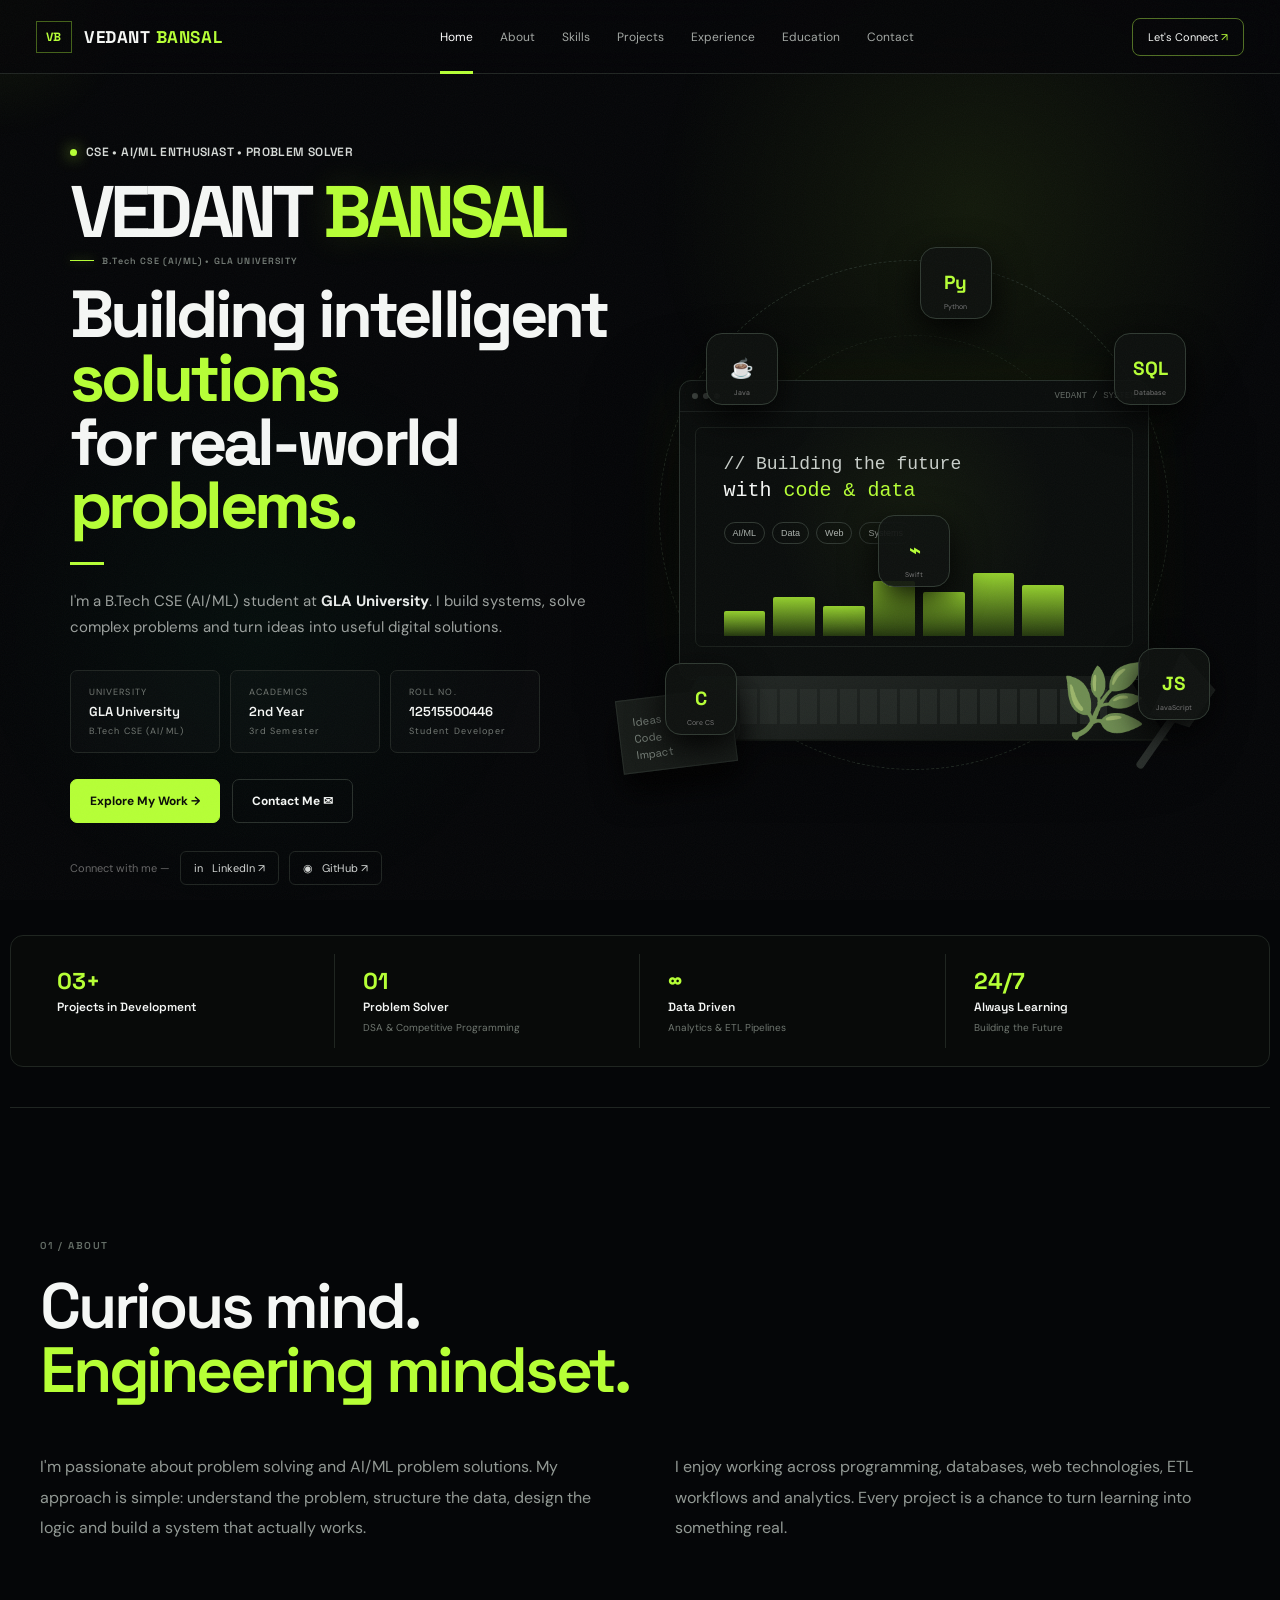
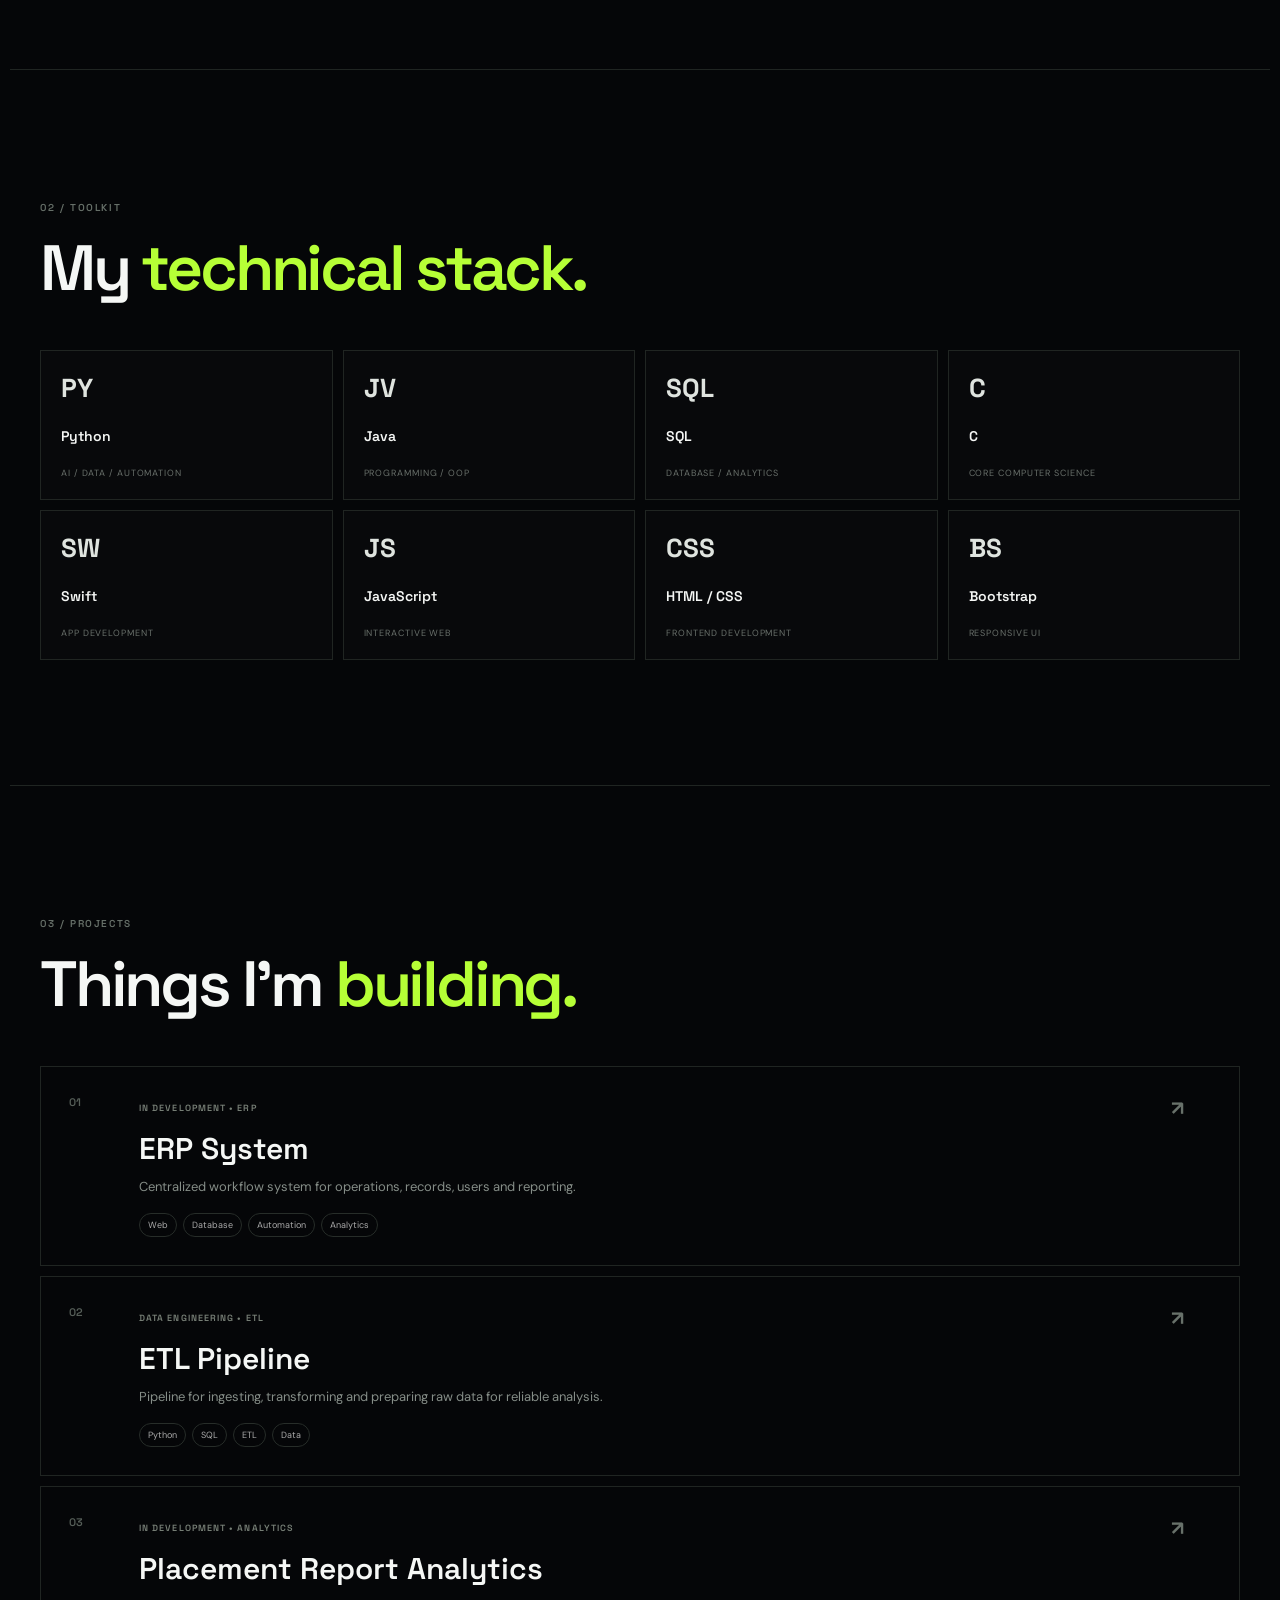
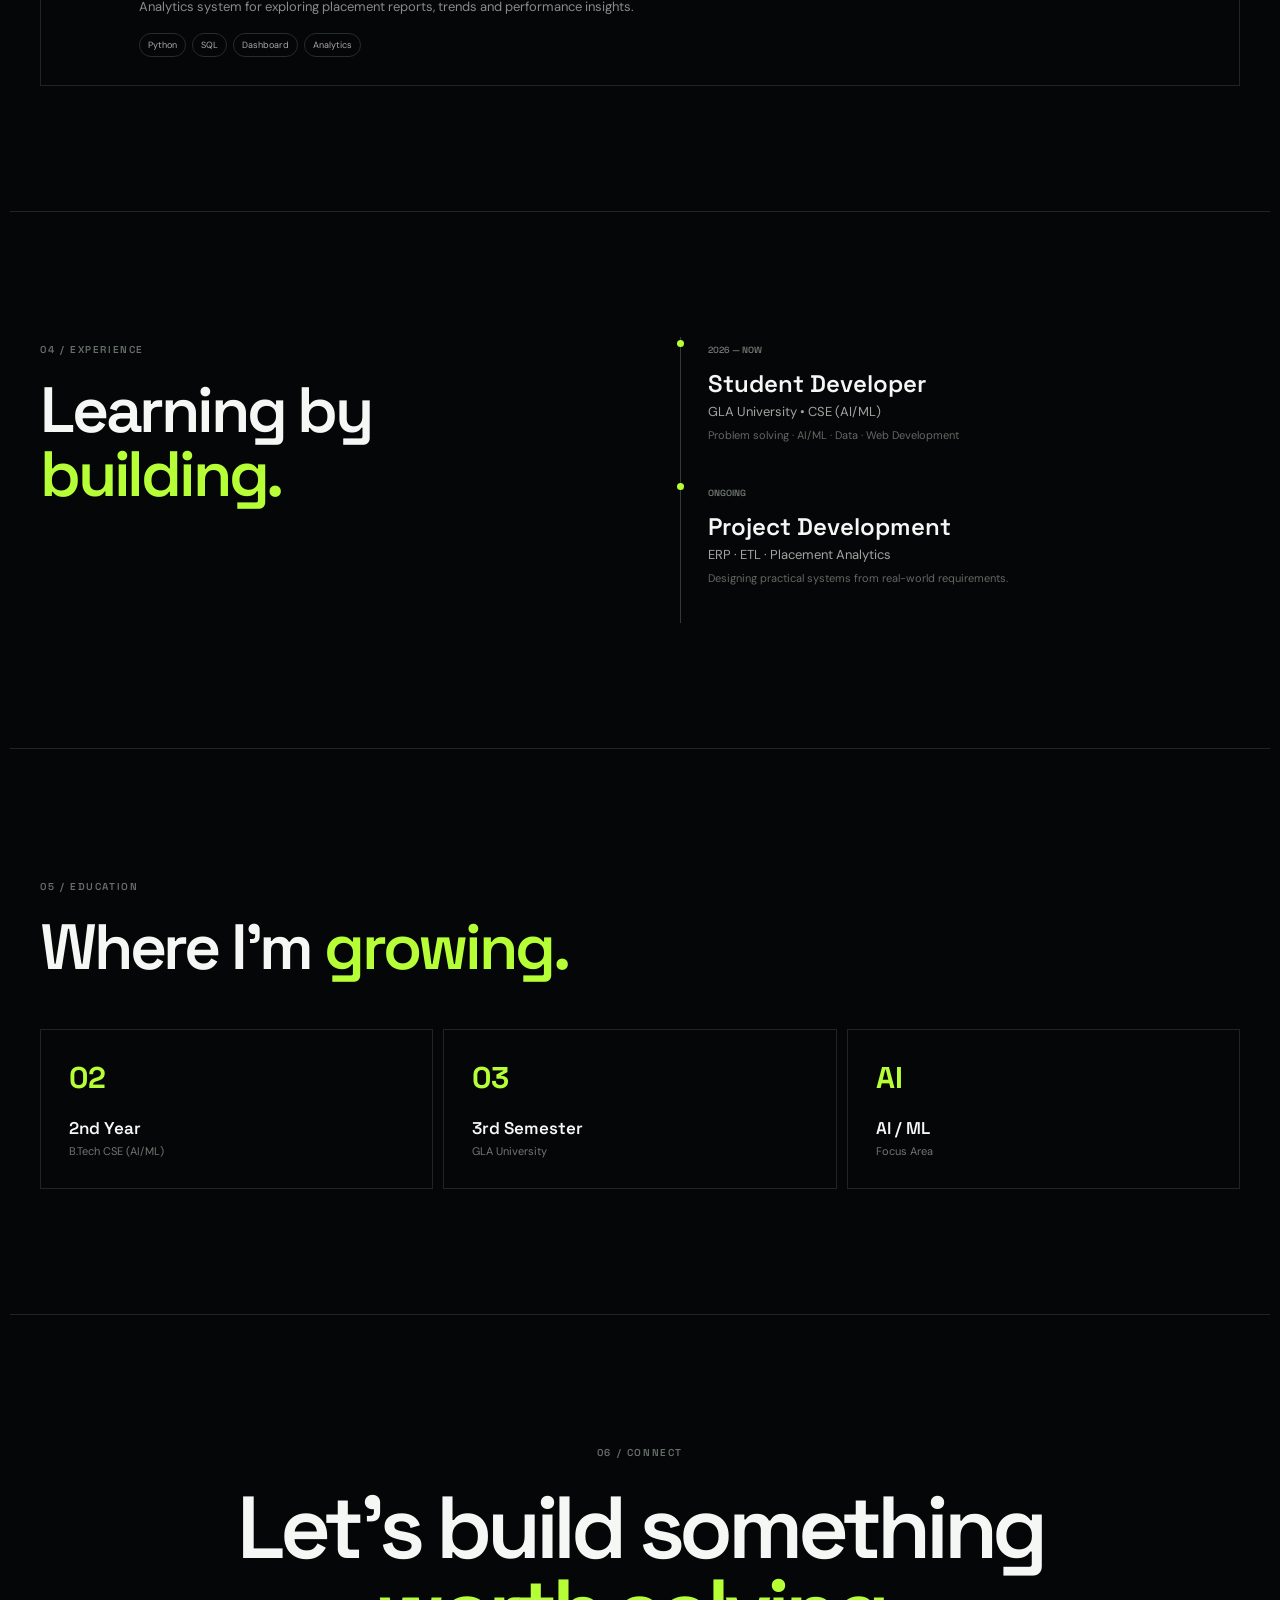
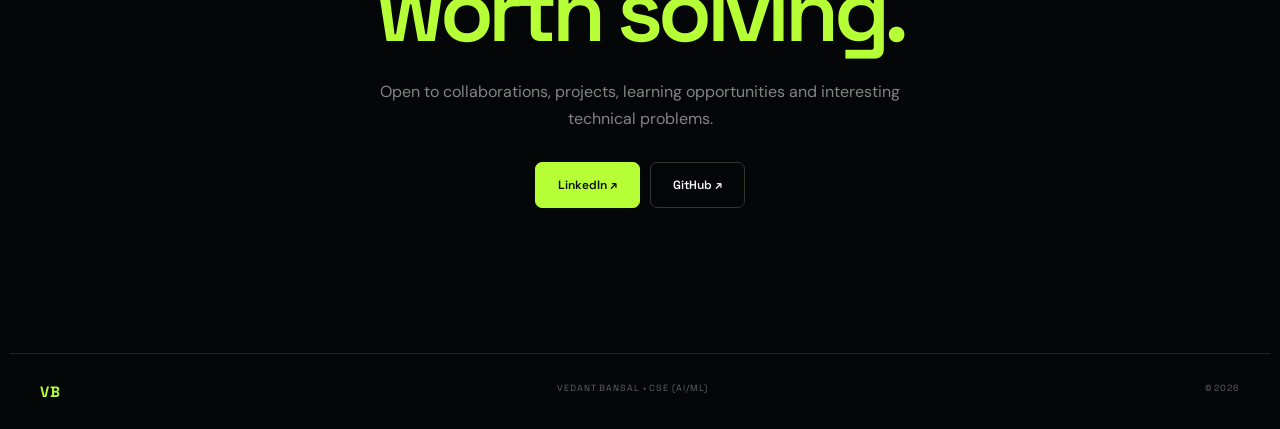
<file: FINAL PORTFOLIO/index.html>
<!DOCTYPE html>
<html lang="en">
<head>
<meta charset="UTF-8">
<meta name="viewport" content="width=device-width,initial-scale=1.0">
<meta name="description" content="Vedant Bansal — B.Tech CSE AI/ML developer portfolio">
<title>Vedant Bansal — CSE • AI/ML Developer</title>
<link rel="preconnect" href="https://fonts.googleapis.com">
<link rel="preconnect" href="https://fonts.gstatic.com" crossorigin>
<link href="https://fonts.googleapis.com/css2?family=DM+Sans:wght@400;500;600;700&family=Space+Grotesk:wght@400;500;600;700&display=swap" rel="stylesheet">
<link rel="stylesheet" href="style.css">
</head>
<body>
<div class="grain"></div>
<div class="mouse-glow"></div>

<header class="nav">
  <a href="#home" class="logo" aria-label="Vedant Bansal home"><span>VB</span><b>VEDANT</b> <em>BANSAL</em></a>
  <nav>
    <a class="active" href="#home">Home</a><a href="#about">About</a><a href="#skills">Skills</a>
    <a href="#projects">Projects</a><a href="#experience">Experience</a><a href="#education">Education</a><a href="#contact">Contact</a>
  </nav>
  <a class="resume" href="#contact">Let's Connect <span>↗</span></a>
  <button class="menu" aria-label="Menu">☰</button>
</header>

<main id="home">
<section class="hero">
  <div class="hero-left reveal">
    <div class="eyebrow"><i></i> CSE • AI/ML ENTHUSIAST • PROBLEM SOLVER</div>
    <div class="name-lockup" aria-label="Vedant Bansal">
      <span class="name-first">VEDANT</span>
      <span class="name-last">BANSAL</span>
    </div>
    <div class="role-line"><span></span> B.Tech CSE (AI/ML) • GLA UNIVERSITY</div>
    <h1>Building intelligent<br><span>solutions</span><br>for real-world<br><span>problems.</span></h1>
    <div class="lime-line"></div>
    <p class="intro">I'm a B.Tech CSE (AI/ML) student at <strong>GLA University</strong>. I build systems, solve complex problems and turn ideas into useful digital solutions.</p>
    <div class="facts">
      <div><small>UNIVERSITY</small><b>GLA University</b><span>B.Tech CSE (AI/ML)</span></div>
      <div><small>ACADEMICS</small><b>2nd Year</b><span>3rd Semester</span></div>
      <div><small>ROLL NO.</small><b>12515500446</b><span>Student Developer</span></div>
    </div>
    <div class="actions">
      <a href="#projects" class="btn primary">Explore My Work <span>→</span></a>
      <a href="#contact" class="btn">Contact Me <span>✉</span></a>
    </div>
    <div class="socials">
      <span>Connect with me —</span>
      <a href="https://www.linkedin.com/in/vedant-bansal-196071301/" target="_blank" rel="noreferrer">in &nbsp; LinkedIn ↗</a>
      <a href="https://github.com/vedantbansal1" target="_blank" rel="noreferrer">◉ &nbsp; GitHub ↗</a>
    </div>
  </div>

  <div class="hero-right reveal delay">
    <div class="tech-orbit orbit1"></div><div class="tech-orbit orbit2"></div>
    <div class="tech python"><b>Py</b><span>Python</span></div>
    <div class="tech java"><b>☕</b><span>Java</span></div>
    <div class="tech sql"><b>SQL</b><span>Database</span></div>
    <div class="tech js"><b>JS</b><span>JavaScript</span></div>
    <div class="tech cpp"><b>C</b><span>Core CS</span></div>
    <div class="tech swift"><b>⌁</b><span>Swift</span></div>

    <div class="desk">
      <div class="monitor">
        <div class="screen-top"><span></span><span></span><span></span><b>VEDANT / SYSTEM</b></div>
        <div class="screen">
          <div class="screen-title">// Building the future</div>
          <div class="screen-sub">with <span>code & data</span></div>
          <div class="chips"><i>AI/ML</i><i>Data</i><i>Web</i><i>Systems</i></div>
          <div class="graph"><span style="height:35%"></span><span style="height:55%"></span><span style="height:42%"></span><span style="height:78%"></span><span style="height:62%"></span><span style="height:90%"></span><span style="height:72%"></span></div>
        </div>
        <div class="keyboard"></div>
      </div>
      <div class="mug">VB</div>
      <div class="plant">🌿</div>
      <div class="lamp"></div>
      <div class="notebook">Ideas<br>Code<br>Impact</div>
    </div>
  </div>
</section>

<section class="stats">
  <div><strong>03+</strong><span>Projects in Development</span></div>
  <div><strong>01</strong><span>Problem Solver</span><small>DSA & Competitive Programming</small></div>
  <div><strong>∞</strong><span>Data Driven</span><small>Analytics & ETL Pipelines</small></div>
  <div><strong>24/7</strong><span>Always Learning</span><small>Building the Future</small></div>
</section>

<section id="about" class="section">
  <div class="section-head"><small>01 / ABOUT</small><h2>Curious mind.<br><span>Engineering mindset.</span></h2></div>
  <div class="about-grid">
    <p>I'm passionate about problem solving and AI/ML problem solutions. My approach is simple: understand the problem, structure the data, design the logic and build a system that actually works.</p>
    <p>I enjoy working across programming, databases, web technologies, ETL workflows and analytics. Every project is a chance to turn learning into something real.</p>
  </div>
</section>

<section id="skills" class="section">
  <div class="section-head"><small>02 / TOOLKIT</small><h2>My <span>technical stack.</span></h2></div>
  <div class="skill-grid">
    <div><b>PY</b><strong>Python</strong><small>AI / Data / Automation</small></div>
    <div><b>JV</b><strong>Java</strong><small>Programming / OOP</small></div>
    <div><b>SQL</b><strong>SQL</strong><small>Database / Analytics</small></div>
    <div><b>C</b><strong>C</strong><small>Core Computer Science</small></div>
    <div><b>SW</b><strong>Swift</strong><small>App Development</small></div>
    <div><b>JS</b><strong>JavaScript</strong><small>Interactive Web</small></div>
    <div><b>CSS</b><strong>HTML / CSS</strong><small>Frontend Development</small></div>
    <div><b>BS</b><strong>Bootstrap</strong><small>Responsive UI</small></div>
  </div>
</section>

<section id="projects" class="section">
  <div class="section-head"><small>03 / PROJECTS</small><h2>Things I'm <span>building.</span></h2></div>
  <div class="projects">
    <article><div class="num">01</div><div><small>IN DEVELOPMENT • ERP</small><h3>ERP System</h3><p>Centralized workflow system for operations, records, users and reporting.</p><div class="tags"><i>Web</i><i>Database</i><i>Automation</i><i>Analytics</i></div></div><b>↗</b></article>
    <article><div class="num">02</div><div><small>DATA ENGINEERING • ETL</small><h3>ETL Pipeline</h3><p>Pipeline for ingesting, transforming and preparing raw data for reliable analysis.</p><div class="tags"><i>Python</i><i>SQL</i><i>ETL</i><i>Data</i></div></div><b>↗</b></article>
    <article><div class="num">03</div><div><small>IN DEVELOPMENT • ANALYTICS</small><h3>Placement Report Analytics</h3><p>Analytics system for exploring placement reports, trends and performance insights.</p><div class="tags"><i>Python</i><i>SQL</i><i>Dashboard</i><i>Analytics</i></div></div><b>↗</b></article>
  </div>
</section>

<section id="experience" class="section two-col">
  <div class="section-head"><small>04 / EXPERIENCE</small><h2>Learning by<br><span>building.</span></h2></div>
  <div class="timeline">
    <div><span>2026 — NOW</span><h3>Student Developer</h3><p>GLA University • CSE (AI/ML)</p><em>Problem solving · AI/ML · Data · Web Development</em></div>
    <div><span>ONGOING</span><h3>Project Development</h3><p>ERP · ETL · Placement Analytics</p><em>Designing practical systems from real-world requirements.</em></div>
  </div>
</section>

<section id="education" class="section">
  <div class="section-head"><small>05 / EDUCATION</small><h2>Where I'm <span>growing.</span></h2></div>
  <div class="education"><div><span>02</span><b>2nd Year</b><small>B.Tech CSE (AI/ML)</small></div><div><span>03</span><b>3rd Semester</b><small>GLA University</small></div><div><span>AI</span><b>AI / ML</b><small>Focus Area</small></div></div>
</section>

<section id="contact" class="section contact">
  <small>06 / CONNECT</small>
  <h2>Let's build something<br><span>worth solving.</span></h2>
  <p>Open to collaborations, projects, learning opportunities and interesting technical problems.</p>
  <div class="contact-buttons">
    <a href="https://www.linkedin.com/in/vedant-bansal-196071301/" target="_blank" rel="noreferrer">LinkedIn ↗</a>
    <a href="https://github.com/vedantbansal1" target="_blank" rel="noreferrer">GitHub ↗</a>
  </div>
</section>
</main>
<footer><b>VB</b><span>VEDANT BANSAL • CSE (AI/ML)</span><span>© <span id="year"></span></span></footer>
<script src="script.js"></script>
</body>
</html>
</file>
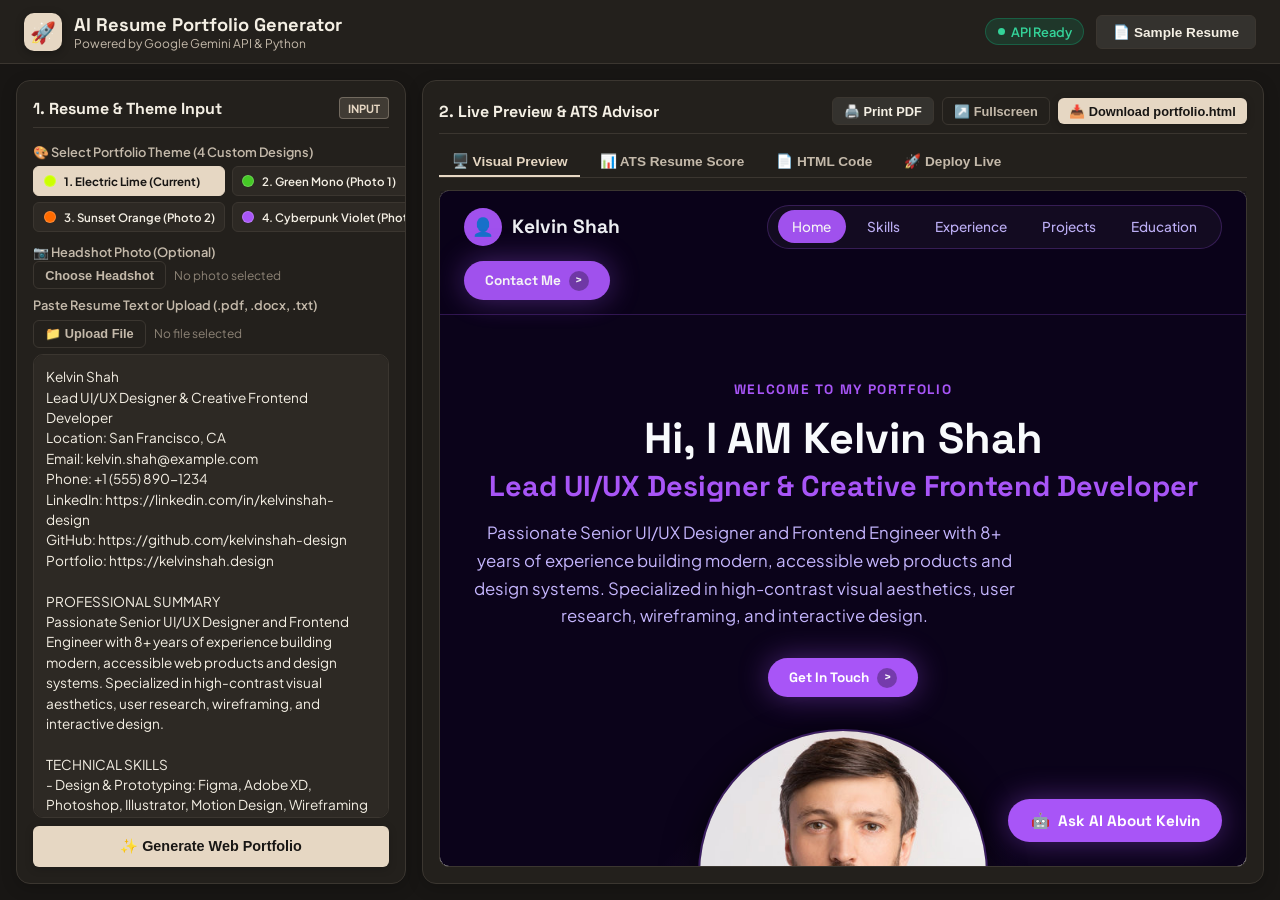
<file: AI PORTFOLIO GENERATOR FINAL/AI ASSISTANT RESUME PROTFOLIO GENERATOR/index.html>
<!DOCTYPE html>
<html lang="en">
<head>
  <meta charset="UTF-8">
  <meta name="viewport" content="width=device-width, initial-scale=1.0">
  <title>AI Resume Portfolio Generator | Interactive Dashboard</title>
  <link rel="stylesheet" href="dashboard.css">
  <link rel="preconnect" href="https://fonts.googleapis.com">
  <link rel="preconnect" href="https://fonts.gstatic.com" crossorigin>
  <link href="https://fonts.googleapis.com/css2?family=Plus+Jakarta+Sans:wght@400;500;600;700;800&family=Space+Grotesk:wght@600;700&display=swap" rel="stylesheet">
</head>
<body>

  <!-- Top Header Navigation -->
  <header class="app-header">
    <div class="logo-area">
      <div class="logo-icon">🚀</div>
      <div>
        <h1 class="app-title">AI Resume Portfolio Generator</h1>
        <p class="app-subtitle">Powered by Google Gemini API & Python</p>
      </div>
    </div>
    <div class="header-actions">
      <span class="status-badge" id="api-status-badge">
        <span class="status-dot"></span> API Ready
      </span>
      <button class="btn btn-secondary" id="btn-sample">📄 Sample Resume</button>
    </div>
  </header>

  <!-- Main Workspace -->
  <main class="workspace-container">

    <!-- Left Panel: Input & Controls -->
    <section class="panel input-panel">
      <div class="panel-header">
        <h2>1. Resume & Theme Input</h2>
        <span class="step-tag">Input</span>
      </div>

      <!-- 4 Portfolio Theme Selection Options -->
      <div class="form-group-sm mb-2">
        <label>🎨 Select Portfolio Theme (4 Custom Designs)</label>
        <div class="theme-card-grid" id="theme-card-grid">
          <div class="theme-card-option active" data-theme="dark-lime">
            <span class="swatch" style="background: #ccff00;"></span>
            <span class="theme-name">1. Electric Lime (Current)</span>
          </div>
          <div class="theme-card-option" data-theme="green-minimalist">
            <span class="swatch" style="background: #45c926;"></span>
            <span class="theme-name">2. Green Mono (Photo 1)</span>
          </div>
          <div class="theme-card-option" data-theme="orange-vibrant">
            <span class="swatch" style="background: #ff6b00;"></span>
            <span class="theme-name">3. Sunset Orange (Photo 2)</span>
          </div>
          <div class="theme-card-option" data-theme="cyberpunk-purple">
            <span class="swatch" style="background: #a855f7;"></span>
            <span class="theme-name">4. Cyberpunk Violet (Photo 3)</span>
          </div>
        </div>
      </div>

      <!-- Profile Picture Upload -->
      <div class="form-group-sm mb-2">
        <label>📷 Headshot Photo (Optional)</label>
        <div class="file-upload-bar">
          <input type="file" id="avatar-input" accept="image/png, image/jpeg" style="display: none;">
          <button class="btn btn-outline btn-sm" id="btn-upload-avatar">Choose Headshot</button>
          <span class="file-name-display" id="avatar-filename">No photo selected</span>
        </div>
      </div>

      <div class="form-group">
        <label for="resume-input">Paste Resume Text or Upload (.pdf, .docx, .txt)</label>
        <div class="file-upload-bar">
          <input type="file" id="file-input" accept=".pdf,.docx,.doc,.txt" style="display: none;">
          <button class="btn btn-outline btn-sm" id="btn-upload">📁 Upload File</button>
          <span class="file-name-display" id="file-name-display">No file selected</span>
        </div>
        <textarea id="resume-input" placeholder="Paste resume text or upload your PDF/Word document..." rows="10"></textarea>
      </div>

      <div class="action-bar">
        <button class="btn btn-primary btn-block" id="btn-generate">
          <span id="btn-text">✨ Generate Web Portfolio</span>
          <span class="spinner" id="btn-spinner" style="display: none;"></span>
        </button>
      </div>

      <!-- Live Error / Log Toast -->
      <div class="log-banner" id="log-banner" style="display: none;">
        <span id="log-icon">ℹ️</span>
        <span id="log-message">Initializing...</span>
      </div>
    </section>

    <!-- Right Panel: Live Interactive Preview & ATS Advisor -->
    <section class="panel preview-panel">
      <div class="panel-header">
        <h2>2. Live Preview & ATS Advisor</h2>
        <div class="preview-actions">
          <button class="btn btn-secondary btn-sm" id="btn-print-pdf" title="Print or save portfolio as PDF">🖨️ Print PDF</button>
          <button class="btn btn-outline btn-sm" id="btn-fullscreen" title="Open in new tab">↗️ Fullscreen</button>
          <button class="btn btn-primary btn-sm" id="btn-download" title="Download portfolio.html">📥 Download portfolio.html</button>
        </div>
      </div>

      <!-- Preview Tabs -->
      <div class="tab-bar">
        <button class="tab-btn active" id="tab-visual">🖥️ Visual Preview</button>
        <button class="tab-btn" id="tab-ats">📊 ATS Resume Score</button>
        <button class="tab-btn" id="tab-code">📄 HTML Code</button>
        <button class="tab-btn" id="tab-deploy">🚀 Deploy Live</button>
      </div>

      <div class="tab-content">
        <!-- Visual iFrame Preview -->
        <div class="tab-pane active" id="pane-visual">
          <iframe id="preview-iframe" src="portfolio.html" title="Portfolio Preview"></iframe>
        </div>

        <!-- ATS Score Analysis Pane -->
        <div class="tab-pane" id="pane-ats">
          <div class="ats-card-wrapper">
            <div class="ats-header-badge">
              <div class="ats-score-circle" id="ats-score-display">92</div>
              <div>
                <h3>AI Resume ATS Score</h3>
                <p style="color: var(--text-sub); font-size: 0.85rem;">Calculated by Gemini AI based on keyword density & clarity.</p>
              </div>
            </div>
            <div class="ats-details-section">
              <h4 style="color: #34d399; margin-bottom: 0.5rem;">✅ Key Strengths Found:</h4>
              <ul id="ats-strengths-list" style="padding-left: 1.2rem; font-size: 0.85rem; color: var(--text-sub);">
                <li>Clear categorized technical skills section</li>
                <li>Quantified impact bullet points</li>
              </ul>

              <h4 style="color: #f59e0b; margin-top: 1rem; margin-bottom: 0.5rem;">💡 Actionable ATS Improvement Tips:</h4>
              <ul id="ats-tips-list" style="padding-left: 1.2rem; font-size: 0.85rem; color: var(--text-sub);">
                <li>Add specific metrics to project outcomes</li>
                <li>Ensure email and phone number are at the very top</li>
              </ul>
            </div>
          </div>
        </div>

        <!-- Raw HTML Code Pane -->
        <div class="tab-pane" id="pane-code">
          <pre><code id="code-display">Click 'Generate Web Portfolio' to see generated HTML code.</code></pre>
        </div>

        <!-- Working Deploy Live Pane -->
        <div class="tab-pane" id="pane-deploy">
          <div class="deploy-guide-box">
            <div style="display: flex; justify-content: space-between; align-items: center; margin-bottom: 1rem;">
              <h3>🚀 Deploy Your Portfolio Live (100% Free)</h3>
              <button class="btn btn-primary btn-sm" id="btn-download-zip">📦 Download Deploy Package (.zip)</button>
            </div>

            <p style="color: var(--text-sub); font-size: 0.85rem; margin-bottom: 1.2rem;">
              Choose one of the 2 instant deployment methods below to host your portfolio online for free:
            </p>

            <!-- Option 1: Netlify / Vercel Drag & Drop -->
            <div class="deploy-option-card">
              <h4 style="color: #38bdf8; margin-bottom: 0.4rem;">Option 1: Drag & Drop (Netlify / Vercel Drop) - No Coding Required</h4>
              <ol style="padding-left: 1.2rem; font-size: 0.85rem; color: var(--text-sub); line-height: 1.6;">
                <li>Click <b>📦 Download Deploy Package (.zip)</b> above to get <code>portfolio_website.zip</code>.</li>
                <li>Open <b><a href="https://app.netlify.com/drop" target="_blank" style="color: #38bdf8; text-decoration: underline;">app.netlify.com/drop</a></b> in your browser.</li>
                <li>Drag & drop the zip file onto Netlify. Your portfolio is instantly live on a free <code>https://yourname.netlify.app</code> URL!</li>
              </ol>
            </div>

            <!-- Option 2: GitHub Pages Git Commands -->
            <div class="deploy-option-card" style="margin-top: 1rem;">
              <div style="display: flex; justify-content: space-between; align-items: center; margin-bottom: 0.4rem;">
                <h4 style="color: #a855f7;">Option 2: Publish via GitHub Pages (Git Terminal)</h4>
                <button class="btn btn-outline btn-sm" id="btn-copy-git">📋 Copy All Git Commands</button>
              </div>
              
              <div class="code-box" id="git-commands-box">git init
git add .
git commit -m "Deploy portfolio website"
git branch -M main
git remote add origin https://github.com/your-username/my-portfolio.git
git push -u origin main</div>

              <p style="color: var(--text-sub); font-size: 0.8rem; margin-top: 0.6rem;">
                After pushing, go to GitHub Repository &rarr; Settings &rarr; Pages &rarr; Select <b>main</b> branch and click Save!
              </p>
            </div>
          </div>
        </div>

      </div>
    </section>

  </main>

  <script src="dashboard.js"></script>
</body>
</html>
</file>
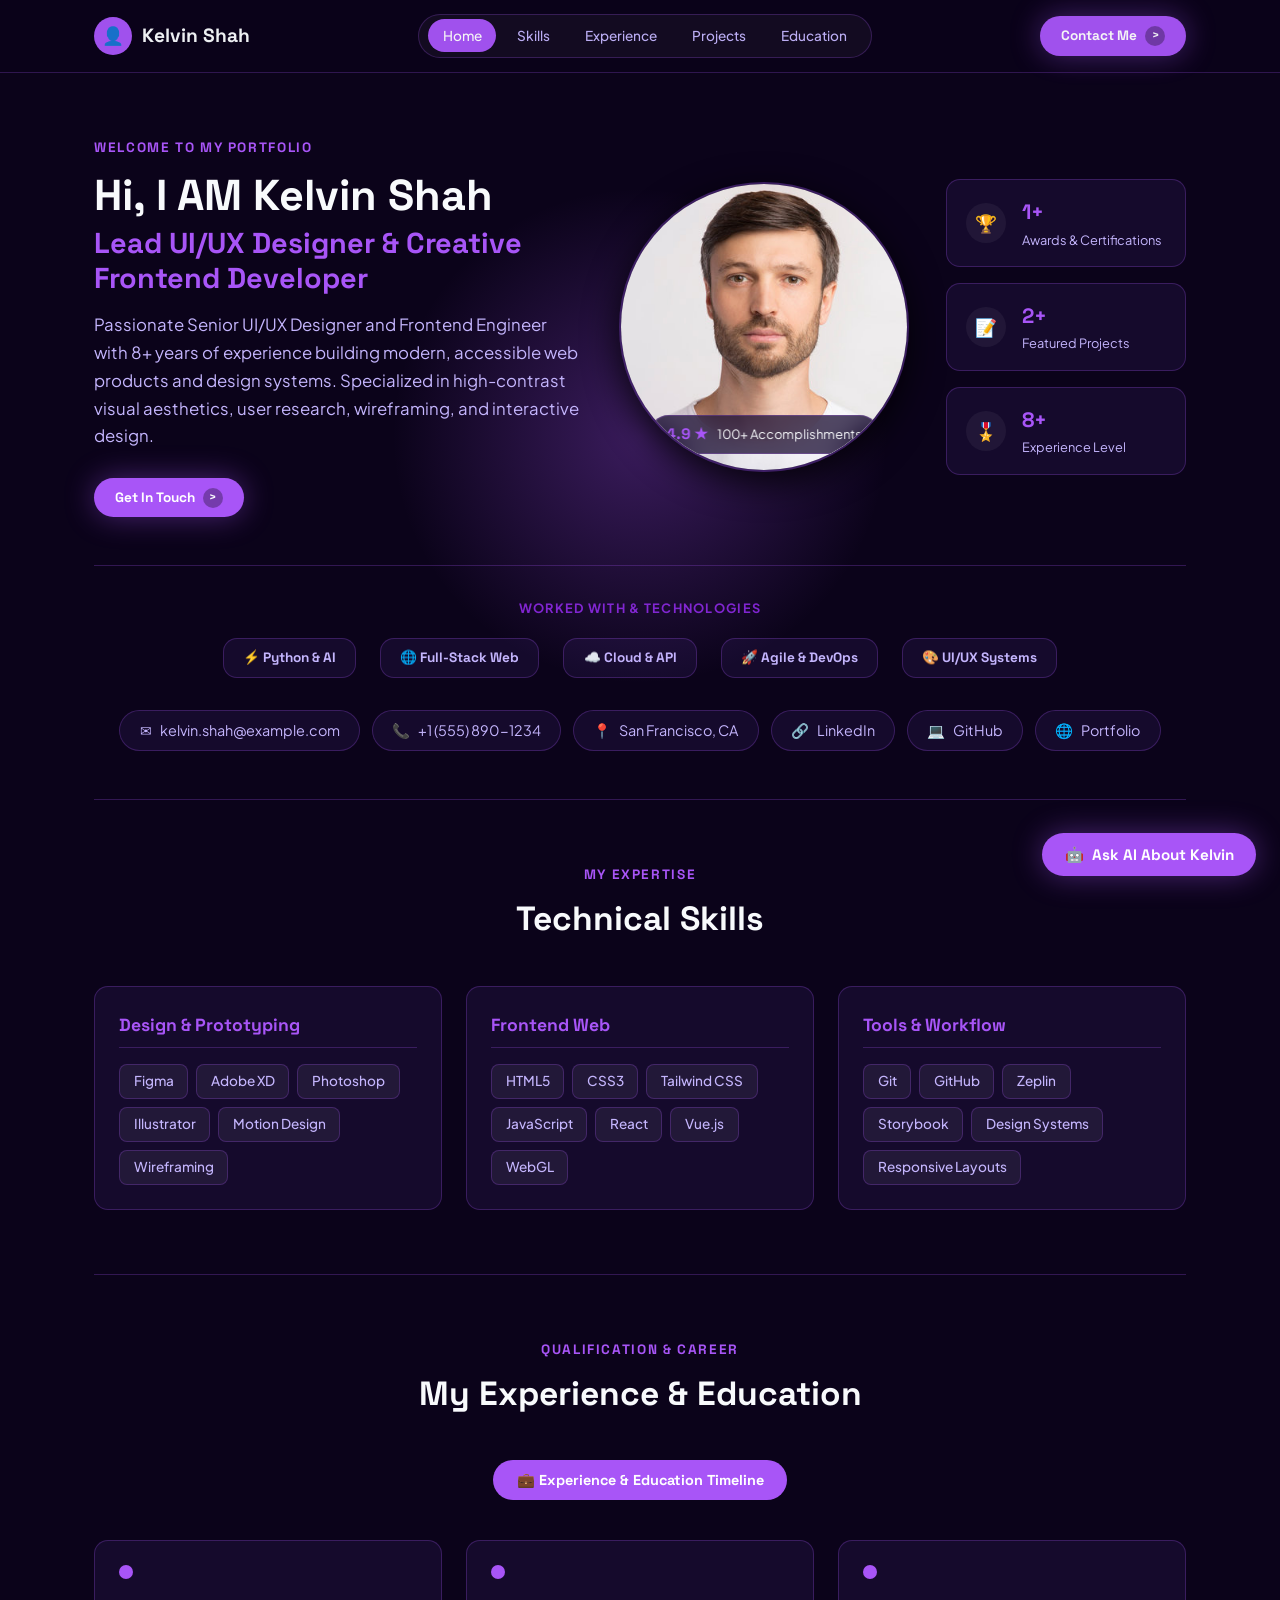
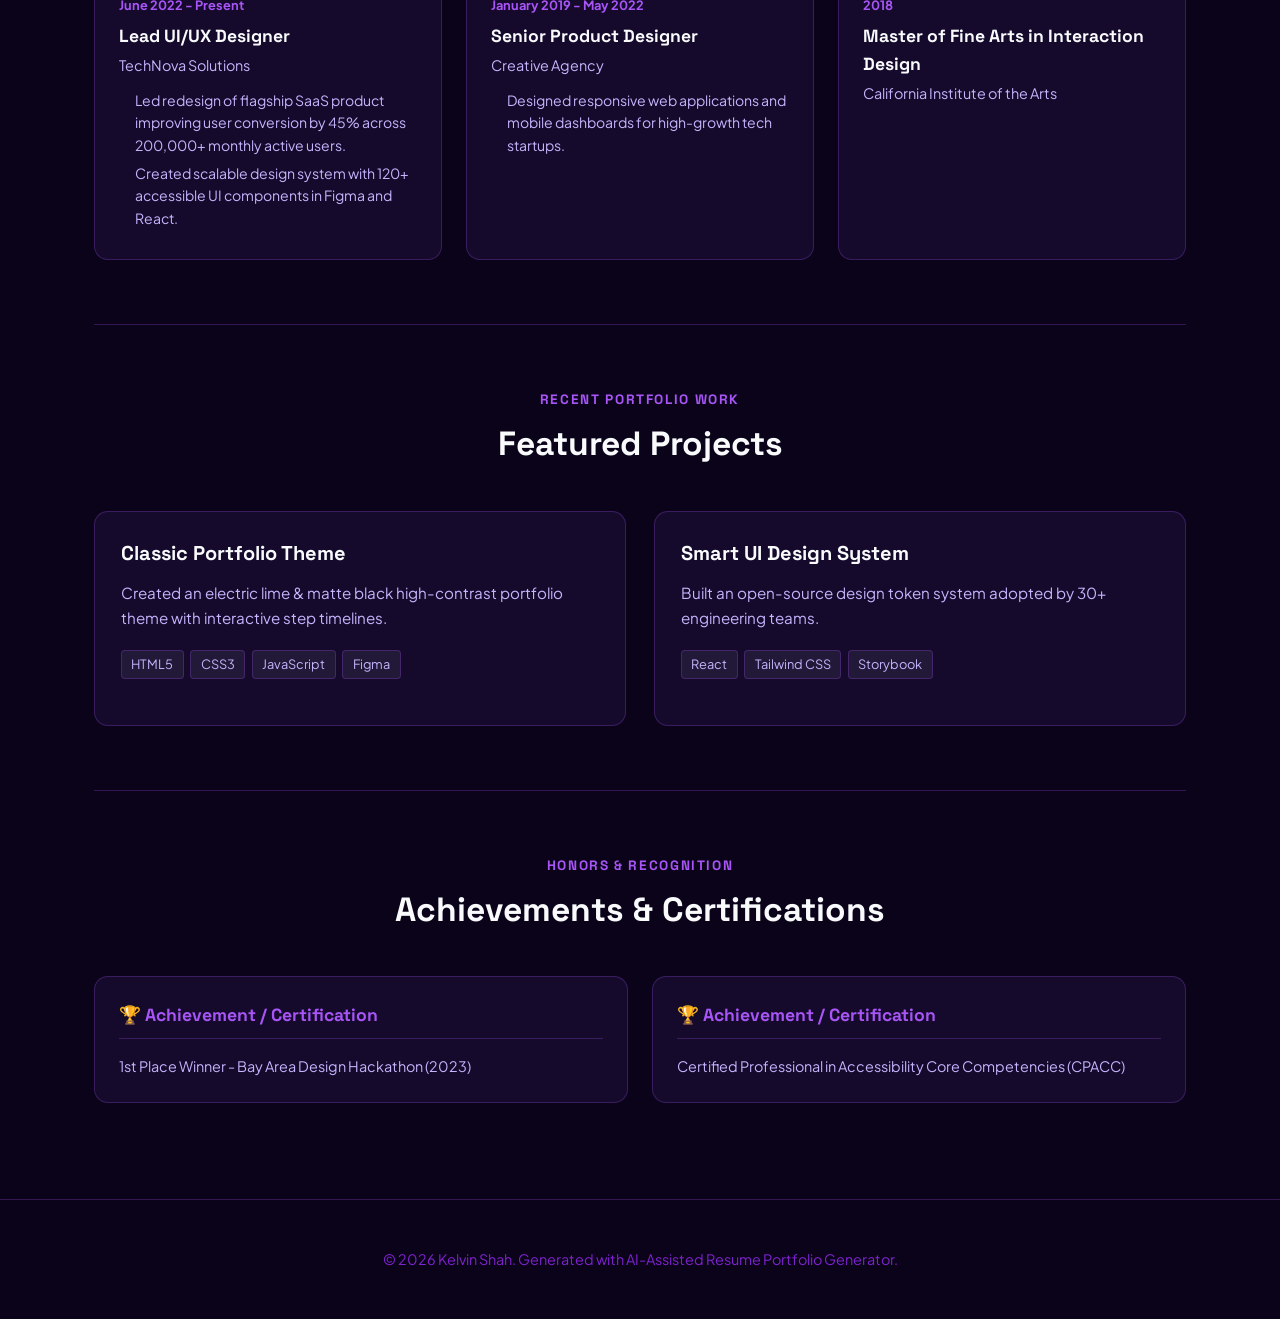
<file: AI PORTFOLIO GENERATOR FINAL/AI ASSISTANT RESUME PROTFOLIO GENERATOR/portfolio.html>
<!DOCTYPE html>
<html lang="en" data-theme="cyberpunk-purple">
<head>
  <meta charset="UTF-8">
  <meta name="viewport" content="width=device-width, initial-scale=1.0">
  <meta name="description" content="Personal Portfolio of Kelvin Shah - Lead UI/UX Designer & Creative Frontend Developer">
  <title>Kelvin Shah | Professional Portfolio</title>
  <link rel="stylesheet" href="style.css">
</head>
<body>

  <!-- Clean Professional Navbar -->
  <nav class="navbar" id="navbar">
    <div class="container">
      <a href="#hero" class="nav-brand" id="nav-brand">
        <span class="brand-icon">👤</span>
        <span>Kelvin Shah</span>
      </a>
      
      <div class="nav-links">
        <a href="#hero" class="active">Home</a>
        <a href="#skills">Skills</a>
        <a href="#experience">Experience</a>
        <a href="#projects">Projects</a>
        <a href="#education">Education</a>
      </div>
      
      <div class="nav-controls">
        <a href="#contact-pills" class="btn-cta">
          <span>Contact Me</span>
          <span class="cta-arrow">&gt;</span>
        </a>
      </div>
    </div>
  </nav>

  <!-- Hero Section -->
  <header class="hero-section" id="hero">
    <div class="container">
      <div class="hero-grid">
        
        <!-- Left Hero Column -->
        <div class="hero-left">
          <p class="hero-tagline">WELCOME TO MY PORTFOLIO</p>
          <h1 class="hero-title">
            Hi, I AM Kelvin Shah
            <span class="hero-headline-span">Lead UI/UX Designer & Creative Frontend Developer</span>
          </h1>
          <p class="hero-subtitle">Passionate Senior UI/UX Designer and Frontend Engineer with 8+ years of experience building modern, accessible web products and design systems. Specialized in high-contrast visual aesthetics, user research, wireframing, and interactive design.</p>
          
          <a href="#contact-pills" class="btn-cta">
            <span>Get In Touch</span>
            <span class="cta-arrow">&gt;</span>
          </a>
        </div>

        <!-- Middle Hero Portrait Frame -->
        <div class="hero-portrait">
          <div class="hero-portrait-frame">
            <img src="[data-uri]" alt="Kelvin Shah" class="hero-profile-img">
            <div class="review-badge">
              <span class="review-score">4.9 ★</span>
              <span>100+ Accomplishments</span>
            </div>
          </div>
        </div>

        <!-- Right Stats Column -->
        <div class="stats-column">
          <div class="stat-card">
            <div class="stat-icon">🏆</div>
            <div>
              <div class="stat-number">1+</div>
              <div class="stat-label">Awards & Certifications</div>
            </div>
          </div>
          <div class="stat-card">
            <div class="stat-icon">📝</div>
            <div>
              <div class="stat-number">2+</div>
              <div class="stat-label">Featured Projects</div>
            </div>
          </div>
          <div class="stat-card">
            <div class="stat-icon">🎖️</div>
            <div>
              <div class="stat-number">8+</div>
              <div class="stat-label">Experience Level</div>
            </div>
          </div>
        </div>

      </div>

      <!-- Worked With Partner Logos Strip -->
      <div class="worked-with-strip">
        <p class="worked-with-title">Worked with & Technologies</p>
        <div class="partner-logos">
          <div class="partner-logo-item">⚡ Python & AI</div>
          <div class="partner-logo-item">🌐 Full-Stack Web</div>
          <div class="partner-logo-item">☁️ Cloud & API</div>
          <div class="partner-logo-item">🚀 Agile & DevOps</div>
          <div class="partner-logo-item">🎨 UI/UX Systems</div>
        </div>
      </div>

      <!-- Contact Badges / Links -->
      <div class="contact-pills" id="contact-pills">
        <a href="mailto:kelvin.shah@example.com" class="contact-pill"><span>✉</span> kelvin.shah@example.com</a>
        <a href="tel:+1 (555) 890-1234" class="contact-pill"><span>📞</span> +1 (555) 890-1234</a>
        <div class="contact-pill"><span>📍</span> San Francisco, CA</div>
        <a href="https://linkedin.com/in/kelvinshah-design" target="_blank" rel="noopener" class="contact-pill"><span>🔗</span> LinkedIn</a>
        <a href="https://github.com/kelvinshah-design" target="_blank" rel="noopener" class="contact-pill"><span>💻</span> GitHub</a>
        <a href="https://kelvinshah.design" target="_blank" rel="noopener" class="contact-pill"><span>🌐</span> Portfolio</a>
      </div>
    </div>
  </header>

  <!-- Main Content Container -->
  <main class="container">

    <!-- Technical Skills Section -->
    <section class="section " id="skills">
      <div class="section-header">
        <p class="section-subtitle">MY EXPERTISE</p>
        <h2 class="section-title">Technical Skills</h2>
      </div>
      <div class="skills-grid" id="skills-grid">
        <div class="skill-card">
  <div class="skill-category-name">Design & Prototyping</div>
  <div class="skill-pill-tags">
    <span class="skill-pill">Figma</span><span class="skill-pill">Adobe XD</span><span class="skill-pill">Photoshop</span><span class="skill-pill">Illustrator</span><span class="skill-pill">Motion Design</span><span class="skill-pill">Wireframing</span>
  </div>
</div>
<div class="skill-card">
  <div class="skill-category-name">Frontend Web</div>
  <div class="skill-pill-tags">
    <span class="skill-pill">HTML5</span><span class="skill-pill">CSS3</span><span class="skill-pill">Tailwind CSS</span><span class="skill-pill">JavaScript</span><span class="skill-pill">React</span><span class="skill-pill">Vue.js</span><span class="skill-pill">WebGL</span>
  </div>
</div>
<div class="skill-card">
  <div class="skill-category-name">Tools & Workflow</div>
  <div class="skill-pill-tags">
    <span class="skill-pill">Git</span><span class="skill-pill">GitHub</span><span class="skill-pill">Zeplin</span><span class="skill-pill">Storybook</span><span class="skill-pill">Design Systems</span><span class="skill-pill">Responsive Layouts</span>
  </div>
</div>
      </div>
    </section>

    <!-- Experience & Education Section -->
    <section class="section " id="experience">
      <div class="section-header">
        <p class="section-subtitle">QUALIFICATION & CAREER</p>
        <h2 class="section-title">My Experience & Education</h2>
      </div>

      <div class="timeline-toggle-bar">
        <button class="toggle-btn active">💼 Experience & Education Timeline</button>
      </div>

      <div class="horizontal-timeline" id="experience-timeline">
        <div class="timeline-step">
  <div class="step-node"></div>
  <div class="step-period">June 2022 - Present</div>
  <div class="step-title">Lead UI/UX Designer</div>
  <div class="step-subtitle">TechNova Solutions</div>
  <ul class="step-bullets">
<li>Led redesign of flagship SaaS product improving user conversion by 45% across 200,000+ monthly active users.</li><li>Created scalable design system with 120+ accessible UI components in Figma and React.</li>
</ul>
</div>
<div class="timeline-step">
  <div class="step-node"></div>
  <div class="step-period">January 2019 - May 2022</div>
  <div class="step-title">Senior Product Designer</div>
  <div class="step-subtitle">Creative Agency</div>
  <ul class="step-bullets">
<li>Designed responsive web applications and mobile dashboards for high-growth tech startups.</li>
</ul>
</div>
        <div class="timeline-step">
  <div class="step-node"></div>
  <div class="step-period">2018</div>
  <div class="step-title">Master of Fine Arts in Interaction Design</div>
  <div class="step-subtitle">California Institute of the Arts</div>
  
</div>
      </div>
    </section>

    <!-- Featured Projects Section -->
    <section class="section " id="projects">
      <div class="section-header">
        <p class="section-subtitle">RECENT PORTFOLIO WORK</p>
        <h2 class="section-title">Featured Projects</h2>
      </div>

      <div class="projects-grid" id="projects-grid">
        <div class="project-card">
  <div>
    <div class="project-title">Classic Portfolio Theme</div>
    <p class="project-desc">Created an electric lime & matte black high-contrast portfolio theme with interactive step timelines.</p>
  </div>
  <div>
    <div class="project-tech"><span class="tech-tag">HTML5</span><span class="tech-tag">CSS3</span><span class="tech-tag">JavaScript</span><span class="tech-tag">Figma</span></div>
    
  </div>
</div>
<div class="project-card">
  <div>
    <div class="project-title">Smart UI Design System</div>
    <p class="project-desc">Built an open-source design token system adopted by 30+ engineering teams.</p>
  </div>
  <div>
    <div class="project-tech"><span class="tech-tag">React</span><span class="tech-tag">Tailwind CSS</span><span class="tech-tag">Storybook</span></div>
    
  </div>
</div>
      </div>
    </section>

    <!-- Achievements Section -->
    <section class="section " id="achievements">
      <div class="section-header">
        <p class="section-subtitle">HONORS & RECOGNITION</p>
        <h2 class="section-title">Achievements & Certifications</h2>
      </div>
      <div class="skills-grid" id="achievements-list">
        <div class="skill-card">
  <div class="skill-category-name">🏆 Achievement / Certification</div>
  <p style="color: var(--text-gray); font-size: 0.9rem;">1st Place Winner - Bay Area Design Hackathon (2023)</p>
</div>
<div class="skill-card">
  <div class="skill-category-name">🏆 Achievement / Certification</div>
  <p style="color: var(--text-gray); font-size: 0.9rem;">Certified Professional in Accessibility Core Competencies (CPACC)</p>
</div>
      </div>
    </section>

  </main>

  <!-- Floating AI Recruiter Chatbot Widget -->
  <div class="ai-chatbot-widget">
    <button class="chat-trigger-btn" id="chat-trigger">
      <span>🤖</span>
      <span>Ask AI About Kelvin</span>
    </button>

    <div class="chat-modal-window" id="chat-modal">
      <div class="chat-header">
        <div class="chat-title">
          <span>🤖</span>
          <span>AI Recruiter Assistant</span>
        </div>
        <button class="chat-close-btn" id="chat-close">&times;</button>
      </div>
      <div class="chat-messages" id="chat-messages">
        <div class="chat-msg bot">
          Hi! I am Kelvin's AI Recruiter Assistant. Ask me anything about their background, skills, projects, or experience!
        </div>
      </div>
      <div class="chat-input-area">
        <input type="text" id="chat-input" placeholder="Ask a question (e.g. Tell me about Python skills)...">
        <button class="chat-send-btn" id="chat-send">Send</button>
      </div>
    </div>
  </div>

  <!-- Footer -->
  <footer class="footer" id="footer">
    <div class="container">
      <p>&copy; <span id="current-year">2026</span> Kelvin Shah. Generated with AI-Assisted Resume Portfolio Generator.</p>
    </div>
  </footer>

  <script>
    // AI Chatbot Widget Logic
    const chatTrigger = document.getElementById('chat-trigger');
    const chatModal = document.getElementById('chat-modal');
    const chatClose = document.getElementById('chat-close');
    const chatSend = document.getElementById('chat-send');
    const chatInput = document.getElementById('chat-input');
    const chatMessages = document.getElementById('chat-messages');

    if (chatTrigger && chatModal) {
      chatTrigger.addEventListener('click', () => chatModal.classList.toggle('open'));
      chatClose.addEventListener('click', () => chatModal.classList.remove('open'));

      async function sendChatMessage() {
        const query = chatInput.value.trim();
        if (!query) return;

        // Append user message
        const userDiv = document.createElement('div');
        userDiv.className = 'chat-msg user';
        userDiv.textContent = query;
        chatMessages.appendChild(userDiv);
        chatInput.value = '';
        chatMessages.scrollTop = chatMessages.scrollHeight;

        // Bot loading message
        const botDiv = document.createElement('div');
        botDiv.className = 'chat-msg bot';
        botDiv.textContent = 'Thinking...';
        chatMessages.appendChild(botDiv);
        chatMessages.scrollTop = chatMessages.scrollHeight;

        try {
          const res = await fetch('/api/chat', {
            method: 'POST',
            headers: { 'Content-Type': 'application/json' },
            body: JSON.stringify({ question: query })
          });
          const data = await res.json();
          botDiv.textContent = data.reply || 'Sorry, I could not process your question.';
        } catch (err) {
          botDiv.textContent = 'AI Assistant offline or server disconnected.';
        }
        chatMessages.scrollTop = chatMessages.scrollHeight;
      }

      chatSend.addEventListener('click', sendChatMessage);
      chatInput.addEventListener('keypress', (e) => {
        if (e.key === 'Enter') sendChatMessage();
      });
    }
  </script>

</body>
</html>
</file>
<file: FINAL PORTFOLIO/style.css>
:root{--bg:#050608;--panel:#0a0d0c;--line:#202522;--muted:#8d938f;--white:#f5f7f5;--lime:#b6ff36;--lime2:#d7ff94}
*{box-sizing:border-box;margin:0;padding:0}html{scroll-behavior:smooth}body{background:var(--bg);color:var(--white);font-family:"DM Sans",sans-serif;overflow-x:hidden}
body:before{content:"";position:fixed;inset:0;pointer-events:none;background:radial-gradient(circle at 76% 23%,rgba(182,255,54,.08),transparent 27%),radial-gradient(circle at 20% 70%,rgba(42,255,156,.035),transparent 24%);z-index:-2}.grain{position:fixed;inset:0;opacity:.035;pointer-events:none;background-image:url("data:image/svg+xml,%3Csvg xmlns='http://www.w3.org/2000/svg' width='180' height='180'%3E%3Cfilter id='n'%3E%3CfeTurbulence type='fractalNoise' baseFrequency='.9' numOctaves='3'/%3E%3C/filter%3E%3Crect width='100%25' height='100%25' filter='url(%23n)'/%3E%3C/svg%3E");z-index:20}.mouse-glow{position:fixed;width:300px;height:300px;border-radius:50%;pointer-events:none;transform:translate(-50%,-50%);background:radial-gradient(circle,rgba(182,255,54,.07),transparent 65%);z-index:-1}
a{text-decoration:none;color:inherit}.nav{height:74px;max-width:1400px;margin:auto;padding:0 36px;display:flex;align-items:center;justify-content:space-between;border-bottom:1px solid var(--line);position:sticky;top:0;background:rgba(5,6,8,.82);backdrop-filter:blur(16px);z-index:15}.logo{font:700 17px "Space Grotesk";display:flex;gap:5px;align-items:center}.logo span{display:grid;place-items:center;width:36px;height:32px;color:var(--lime);border:1px solid #446219;font-size:12px;margin-right:7px}.logo em{font-style:normal;color:var(--lime)}.nav nav{display:flex;gap:27px}.nav nav a{font-size:12px;color:#a3a8a4;position:relative;padding:29px 0}.nav nav a.active,.nav nav a:hover{color:#fff}.nav nav a.active:after{content:"";position:absolute;bottom:0;left:0;right:0;height:3px;background:var(--lime)}.resume{border:1px solid #506f23;border-radius:8px;padding:11px 15px;font-size:11px}.resume span{color:var(--lime)}.menu{display:none;background:none;border:0;color:#fff;font-size:21px}
.hero{max-width:1400px;margin:auto;min-height:790px;padding:70px 70px 50px;display:grid;grid-template-columns:48% 52%;align-items:center;position:relative}.eyebrow{font:600 12px "Space Grotesk";color:#d7dbd8;letter-spacing:.03em;display:flex;gap:9px;align-items:center}.eyebrow i{width:7px;height:7px;border-radius:50%;background:var(--lime);box-shadow:0 0 15px var(--lime)}h1{font:700 clamp(56px,5.2vw,86px)/.96 "Space Grotesk";letter-spacing:-.055em;margin:28px 0 18px}h1 span,h2 span{color:var(--lime)}.lime-line{width:34px;height:3px;background:var(--lime);margin:24px 0}.intro{max-width:590px;color:#9ca19e;line-height:1.7;font-size:15px}.intro strong{color:#e9ecea}.facts{display:flex;gap:10px;margin-top:30px}.facts>div{border:1px solid var(--line);background:rgba(255,255,255,.018);padding:15px 18px;min-width:150px;border-radius:7px}.facts small,.facts span{display:block;color:#727873;font-size:9px;letter-spacing:.12em}.facts b{display:block;font:600 13px "Space Grotesk";margin:5px 0}.actions{display:flex;gap:12px;margin-top:26px}.btn{border:1px solid #29302c;padding:13px 19px;border-radius:7px;font-size:12px;font-weight:700}.btn.primary{background:var(--lime);color:#0a0d08;border-color:var(--lime)}.btn:hover{transform:translateY(-2px)}.socials{display:flex;gap:10px;align-items:center;margin-top:28px;color:#666;font-size:11px}.socials a{border:1px solid var(--line);padding:9px 13px;border-radius:6px;color:#d3d6d4}.socials a:hover{border-color:#5a7b29;color:var(--lime)}
.hero-right{height:620px;position:relative;display:grid;place-items:center}.desk{width:570px;height:420px;position:relative;margin-top:80px}.monitor{position:absolute;left:50%;top:35px;transform:translateX(-50%);width:470px;height:300px;background:#0a0d0c;border:1px solid #27302b;border-radius:12px;box-shadow:0 35px 90px #000,0 0 70px rgba(182,255,54,.07)}.screen-top{height:31px;border-bottom:1px solid #1c211f;padding:0 12px;display:flex;align-items:center;gap:5px}.screen-top span{width:6px;height:6px;background:#454b47;border-radius:50%}.screen-top b{font:9px monospace;color:#626963;margin-left:auto}.screen{height:220px;margin:15px;border:1px solid #1b211d;border-radius:7px;padding:26px 28px;background:radial-gradient(circle at 50% 40%,rgba(182,255,54,.05),transparent 55%)}.screen-title{font:18px monospace;color:#c9cfca}.screen-sub{font:20px monospace;margin-top:5px}.screen-sub span{color:var(--lime)}.chips{display:flex;gap:7px;margin-top:20px}.chips i{font:9px sans-serif;font-style:normal;border:1px solid #303832;border-radius:99px;padding:5px 8px;color:#aeb5b0}.graph{height:70px;display:flex;align-items:end;gap:8px;margin-top:22px}.graph span{width:11%;background:linear-gradient(180deg,var(--lime),#29400f);border-radius:2px 2px 0 0;opacity:.8}.keyboard{position:absolute;bottom:-62px;left:50%;transform:translateX(-50%);width:510px;height:65px;background:linear-gradient(160deg,#252a27,#0c0f0d);clip-path:polygon(8% 0,92% 0,100% 100%,0 100%);border-bottom:2px solid #141814}.keyboard:after{content:"";position:absolute;left:12%;right:12%;top:13px;height:35px;background:repeating-linear-gradient(90deg,#303632 0 17px,transparent 17px 20px);opacity:.45}.mug{position:absolute;bottom:7px;left:30px;width:65px;height:55px;border:7px solid #252b27;border-top:0;border-radius:0 0 17px 17px;color:var(--lime);display:grid;place-items:center;font:700 18px "Space Grotesk"}.mug:after{content:"";position:absolute;right:-23px;top:7px;width:22px;height:24px;border:5px solid #252b27;border-left:0;border-radius:0 14px 14px 0}.plant{position:absolute;right:52px;bottom:18px;font-size:70px;filter:saturate(.5)}.lamp{position:absolute;right:-10px;bottom:30px;width:90px;height:8px;background:#292e2b;transform:rotate(-55deg);border-radius:20px}.lamp:after{content:"";position:absolute;width:70px;height:50px;background:#252a27;right:-30px;top:-27px;clip-path:polygon(0 20%,100% 0,83% 100%,18% 100%)}.notebook{position:absolute;left:-10px;bottom:-3px;background:#171b18;border:1px solid #252b27;width:115px;height:74px;padding:14px;color:#7d867f;font:11px/1.5 "Space Grotesk";transform:rotate(-7deg);box-shadow:0 20px 30px #000}
.tech{position:absolute;z-index:4;background:rgba(14,18,16,.93);border:1px solid #303a32;width:72px;height:72px;border-radius:16px;display:grid;place-items:center;box-shadow:0 12px 35px #000}.tech b{font:700 19px "Space Grotesk";color:var(--lime)}.tech span{position:absolute;bottom:7px;font-size:7px;color:#777}.python{top:42px;left:51%}.java{top:128px;left:15%}.sql{top:128px;right:4%}.js{bottom:105px;right:0}.cpp{bottom:90px;left:8%}.swift{top:310px;left:44%}.tech-orbit{position:absolute;border:1px dashed #263028;border-radius:50%}.orbit1{width:510px;height:510px}.orbit2{width:360px;height:360px;opacity:.55}
.stats{max-width:1260px;margin:0 auto 40px;border:1px solid #202621;border-radius:13px;display:grid;grid-template-columns:repeat(4,1fr);padding:18px;background:rgba(9,12,10,.8)}.stats>div{padding:12px 28px;border-right:1px solid #202621}.stats>div:last-child{border:0}.stats strong{color:var(--lime);font:700 23px "Space Grotesk";display:block}.stats span{display:block;margin-top:3px;font:600 12px "Space Grotesk"}.stats small{color:#707770;font-size:10px}
.section{max-width:1260px;margin:auto;padding:125px 30px;border-top:1px solid var(--line)}.section-head small,.contact>small{color:#666f68;font:600 10px "Space Grotesk";letter-spacing:.16em}.section-head h2{font:600 clamp(42px,5vw,68px)/1 "Space Grotesk";letter-spacing:-.05em;margin:20px 0 50px}.about-grid{display:grid;grid-template-columns:1fr 1fr;gap:70px}.about-grid p{font-size:16px;line-height:1.9;color:#929994}.skill-grid{display:grid;grid-template-columns:repeat(4,1fr);gap:10px}.skill-grid>div{min-height:150px;border:1px solid var(--line);padding:20px;display:flex;flex-direction:column;justify-content:space-between;background:rgba(255,255,255,.015);transition:.25s}.skill-grid>div:hover{border-color:#506c2a;transform:translateY(-5px)}.skill-grid b{font:700 26px "Space Grotesk";color:#dfe4df}.skill-grid strong{font:600 14px "Space Grotesk"}.skill-grid small{color:#69706b;font-size:9px;text-transform:uppercase;letter-spacing:.1em}
.projects{display:flex;flex-direction:column;gap:10px}.projects article{display:grid;grid-template-columns:70px 1fr 40px;border:1px solid var(--line);padding:28px;transition:.25s}.projects article:hover{border-color:#4c6828;transform:translateX(5px)}.projects article>.num{color:#565e58;font:600 11px "Space Grotesk"}.projects article small{color:#788077;font:600 9px "Space Grotesk";letter-spacing:.12em}.projects h3{font:600 30px "Space Grotesk";margin:13px 0 8px}.projects p{color:#858d87;font-size:13px;line-height:1.7}.projects article>b{font-size:20px;color:#68716a}.tags{display:flex;gap:6px;margin-top:15px}.tags i{font-style:normal;border:1px solid #272d29;border-radius:99px;padding:5px 8px;font-size:9px;color:#aaa}
.two-col{display:grid;grid-template-columns:1fr 1fr;gap:80px}.two-col .section-head h2{margin-bottom:0}.timeline>div{border-left:1px solid #313a33;padding:0 0 38px 27px;position:relative}.timeline>div:before{content:"";position:absolute;left:-4px;top:3px;width:7px;height:7px;border-radius:50%;background:var(--lime)}.timeline span{font:600 9px "Space Grotesk";color:#6f776f}.timeline h3{font:600 24px "Space Grotesk";margin:10px 0 4px}.timeline p{color:#a0a59f;font-size:13px}.timeline em{display:block;color:#626962;font-size:11px;margin-top:8px;font-style:normal}.education{display:grid;grid-template-columns:repeat(3,1fr);gap:10px}.education div{border:1px solid var(--line);padding:28px}.education span{font:700 30px "Space Grotesk";color:var(--lime);display:block}.education b{font:600 17px "Space Grotesk";display:block;margin-top:20px}.education small{color:#707870;font-size:11px}.contact{text-align:center;padding-bottom:145px}.contact h2{font:600 clamp(50px,7vw,88px)/.95 "Space Grotesk";letter-spacing:-.06em;margin:25px 0}.contact p{color:#7f8781;max-width:560px;margin:auto;line-height:1.7}.contact-buttons{display:flex;justify-content:center;gap:10px;margin-top:30px}.contact-buttons a{border:1px solid #303730;padding:14px 22px;border-radius:7px;font:600 12px "Space Grotesk"}.contact-buttons a:first-child{background:var(--lime);color:#080b07;border-color:var(--lime)}footer{border-top:1px solid var(--line);max-width:1260px;margin:auto;padding:28px 30px;display:flex;justify-content:space-between;color:#5d655f;font:9px "Space Grotesk";letter-spacing:.1em}footer b{color:var(--lime);font-size:15px}
.reveal{opacity:0;transform:translateY(25px);transition:.8s}.reveal.show{opacity:1;transform:none}.delay{transition-delay:.15s}
@media(max-width:1050px){.nav nav{gap:14px}.hero{padding:55px 35px;grid-template-columns:1fr}.hero-right{height:580px}.stats{margin:0 20px 20px}.facts{flex-wrap:wrap}.skill-grid{grid-template-columns:repeat(2,1fr)}}@media(max-width:760px){.nav{padding:0 18px}.nav nav,.resume{display:none}.menu{display:block}.hero{padding:55px 20px 25px}.hero-right{height:480px;transform:scale(.82);margin-top:-30px}.stats{grid-template-columns:1fr 1fr}.stats>div:nth-child(2){border-right:0}.stats>div{padding:14px 15px}.section{padding:90px 20px}.about-grid,.two-col{grid-template-columns:1fr;gap:30px}.skill-grid{grid-template-columns:1fr 1fr}.projects article{grid-template-columns:40px 1fr 25px}.projects h3{font-size:24px}.education{grid-template-columns:1fr}.facts>div{min-width:0;flex:1}.socials{flex-wrap:wrap}}@media(max-width:480px){h1{font-size:53px}.hero-right{transform:scale(.65);height:390px;margin:-50px -80px}.stats{grid-template-columns:1fr}.stats>div{border-right:0;border-bottom:1px solid var(--line)}.skill-grid{grid-template-columns:1fr}.facts{display:grid;grid-template-columns:1fr}.contact h2{font-size:48px}.socials span{width:100%}}


/* ===== VEDANT BANSAL — PREMIUM BRAND LOCKUP ===== */
.logo{letter-spacing:.035em;text-transform:uppercase}
.logo b{font-weight:800}
.logo em{font-weight:800}

.name-lockup{
  display:flex;
  align-items:baseline;
  flex-wrap:wrap;
  column-gap:14px;
  row-gap:0;
  margin:22px 0 5px;
  line-height:.82;
  user-select:none;
}
.name-lockup span{
  font:800 clamp(46px,5.7vw,82px)/.82 "Space Grotesk";
  letter-spacing:-.075em;
}
.name-first{color:#f5f7f5}
.name-last{
  color:var(--lime);
  text-shadow:0 0 34px rgba(182,255,54,.13);
}
.role-line{
  display:flex;
  align-items:center;
  gap:8px;
  color:#737b75;
  font:600 9px "Space Grotesk";
  letter-spacing:.13em;
  margin:13px 0 14px;
}
.role-line span{
  width:24px;
  height:1px;
  background:var(--lime);
  box-shadow:0 0 10px rgba(182,255,54,.5);
}
.name-lockup + .role-line + h1{margin-top:16px}

@media(max-width:760px){
  .name-lockup{margin-top:18px;column-gap:10px}
  .name-lockup span{font-size:clamp(40px,11vw,62px)}
  .role-line{font-size:8px;letter-spacing:.08em}
}
@media(max-width:480px){
  .name-lockup{display:block;line-height:.78}
  .name-lockup span{display:block;font-size:52px}
  .role-line{margin-top:15px;font-size:7px}
}
</file>
<file: AI PORTFOLIO GENERATOR FINAL/AI ASSISTANT RESUME PROTFOLIO GENERATOR/dashboard.css>
/* ==========================================================================
   Dashboard UI Stylesheet - AI Resume Portfolio Generator
   Warm Dark-Cream & Soft Black Theme (Comfortable Low-Glare Palette)
   ========================================================================== */

:root {
  /* Low-glare warm espresso canvas background - extremely comfortable on the eyes */
  --bg-main: #181614;
  --bg-panel: #23201c;
  --bg-input: #2d2924;
  --border-color: #3b3630;
  --border-focus: #e2d5c3;

  /* Rich warm cream typography & accents */
  --text-main: #f4efe4;
  --text-sub: #c4b9aa;
  --text-muted: #8c8275;

  --accent-primary: #e6d7c3;
  --accent-text: #181614;
  --accent-hover: #f0e4d2;
  --accent-amber: #d99b26;

  --radius-sm: 6px;
  --radius-md: 10px;
  --radius-lg: 14px;

  --font-main: 'Plus Jakarta Sans', sans-serif;
  --font-head: 'Space Grotesk', sans-serif;
}

* {
  box-sizing: border-box;
  margin: 0;
  padding: 0;
}

body {
  background-color: var(--bg-main);
  color: var(--text-main);
  font-family: var(--font-main);
  height: 100vh;
  display: flex;
  flex-direction: column;
  overflow: hidden;
}

.mb-2 { margin-bottom: 0.5rem; }

/* App Header */
.app-header {
  background: var(--bg-panel);
  border-bottom: 1px solid var(--border-color);
  padding: 0.75rem 1.5rem;
  display: flex;
  justify-content: space-between;
  align-items: center;
  height: 64px;
  flex-shrink: 0;
}

.logo-area {
  display: flex;
  align-items: center;
  gap: 0.75rem;
}

.logo-icon {
  font-size: 1.3rem;
  background: var(--accent-primary);
  color: var(--accent-text);
  width: 38px;
  height: 38px;
  display: flex;
  align-items: center;
  justify-content: center;
  border-radius: var(--radius-md);
  box-shadow: 0 2px 8px rgba(0, 0, 0, 0.3);
}

.app-title {
  font-family: var(--font-head);
  font-size: 1.15rem;
  font-weight: 700;
  color: var(--text-main);
}

.app-subtitle {
  font-size: 0.75rem;
  color: var(--text-sub);
}

.header-actions {
  display: flex;
  align-items: center;
  gap: 0.75rem;
}

.status-badge {
  display: inline-flex;
  align-items: center;
  gap: 0.4rem;
  padding: 0.3rem 0.7rem;
  background: rgba(16, 185, 129, 0.15);
  border: 1px solid rgba(16, 185, 129, 0.3);
  color: #34d399;
  border-radius: 999px;
  font-size: 0.8rem;
  font-weight: 600;
}

.status-dot {
  width: 7px;
  height: 7px;
  border-radius: 50%;
  background: #34d399;
}

/* Workspace Container */
.workspace-container {
  display: grid;
  grid-template-columns: 390px 1fr;
  gap: 1rem;
  padding: 1rem;
  height: calc(100vh - 64px);
  overflow: hidden;
}

@media (max-width: 900px) {
  body { overflow: auto; }
  .workspace-container { grid-template-columns: 1fr; height: auto; }
}

/* Panels */
.panel {
  background: var(--bg-panel);
  border: 1px solid var(--border-color);
  border-radius: var(--radius-lg);
  padding: 1rem;
  display: flex;
  flex-direction: column;
  height: 100%;
  overflow: hidden;
  box-shadow: 0 4px 16px rgba(0, 0, 0, 0.2);
}

.panel-header {
  display: flex;
  justify-content: space-between;
  align-items: center;
  margin-bottom: 0.75rem;
  padding-bottom: 0.5rem;
  border-bottom: 1px solid var(--border-color);
  flex-shrink: 0;
}

.panel-header h2 {
  font-family: var(--font-head);
  font-size: 1rem;
  font-weight: 700;
  color: var(--text-main);
}

.preview-actions {
  display: flex;
  align-items: center;
  gap: 0.5rem;
}

.step-tag {
  background: rgba(230, 215, 195, 0.15);
  color: var(--accent-primary);
  border: 1px solid rgba(230, 215, 195, 0.3);
  padding: 0.2rem 0.5rem;
  border-radius: 4px;
  font-size: 0.7rem;
  font-weight: 700;
  text-transform: uppercase;
}

/* Theme Selection Cards (4 Themes) */
.theme-card-grid {
  display: grid;
  grid-template-columns: 1fr 1fr;
  gap: 0.4rem;
  margin-top: 0.3rem;
}

.theme-card-option {
  background: var(--bg-input);
  border: 1px solid var(--border-color);
  border-radius: var(--radius-sm);
  padding: 0.4rem 0.6rem;
  display: flex;
  align-items: center;
  gap: 0.5rem;
  cursor: pointer;
  transition: all 0.2s ease;
}

.theme-card-option:hover {
  border-color: var(--accent-primary);
  background: #36312b;
}

.theme-card-option.active {
  border-color: var(--accent-primary);
  background: var(--accent-primary);
}

.theme-card-option.active .theme-name {
  color: var(--accent-text);
  font-weight: 700;
}

.swatch {
  width: 12px;
  height: 12px;
  border-radius: 50%;
  flex-shrink: 0;
  border: 1px solid rgba(255, 255, 255, 0.2);
}

.theme-name {
  font-size: 0.72rem;
  font-weight: 600;
  color: var(--text-main);
  white-space: nowrap;
  overflow: hidden;
  text-overflow: ellipsis;
}

/* Forms & Inputs */
.form-group-sm label, .form-group label {
  font-size: 0.8rem;
  font-weight: 600;
  color: var(--text-sub);
}

.form-group {
  display: flex;
  flex-direction: column;
  gap: 0.4rem;
  flex-grow: 1;
  overflow: hidden;
}

.file-upload-bar {
  display: flex;
  align-items: center;
  gap: 0.5rem;
}

.file-name-display {
  font-size: 0.75rem;
  color: var(--text-muted);
  white-space: nowrap;
  overflow: hidden;
  text-overflow: ellipsis;
  max-width: 180px;
}

textarea {
  width: 100%;
  flex-grow: 1;
  background: var(--bg-input);
  border: 1px solid var(--border-color);
  border-radius: var(--radius-md);
  color: var(--text-main);
  padding: 0.75rem;
  font-family: var(--font-main);
  font-size: 0.85rem;
  line-height: 1.5;
  resize: none;
  outline: none;
}

textarea:focus {
  border-color: var(--border-focus);
}

/* Buttons */
.btn {
  display: inline-flex;
  align-items: center;
  justify-content: center;
  gap: 0.4rem;
  padding: 0.5rem 1rem;
  border-radius: var(--radius-sm);
  font-weight: 600;
  font-size: 0.85rem;
  cursor: pointer;
  border: none;
  transition: all 0.2s ease;
}

.btn-primary {
  background: var(--accent-primary);
  color: var(--accent-text);
  box-shadow: 0 2px 8px rgba(0, 0, 0, 0.2);
}

.btn-primary:hover {
  background: var(--accent-hover);
}

.btn-secondary {
  background: rgba(255, 255, 255, 0.08);
  color: var(--text-main);
  border: 1px solid var(--border-color);
}

.btn-secondary:hover {
  background: rgba(255, 255, 255, 0.14);
}

.btn-outline {
  background: transparent;
  border: 1px solid var(--border-color);
  color: var(--text-sub);
}

.btn-outline:hover {
  background: rgba(255, 255, 255, 0.05);
  color: var(--text-main);
}

.btn-block {
  width: 100%;
  padding: 0.75rem;
  font-size: 0.9rem;
  margin-top: 0.5rem;
  flex-shrink: 0;
}

.btn-sm { padding: 0.35rem 0.7rem; font-size: 0.8rem; }

/* Log Banner */
.log-banner {
  margin-top: 0.5rem;
  padding: 0.5rem 0.75rem;
  border-radius: var(--radius-sm);
  background: rgba(230, 215, 195, 0.1);
  border: 1px solid rgba(230, 215, 195, 0.25);
  font-size: 0.8rem;
  display: flex;
  align-items: center;
  gap: 0.4rem;
  flex-shrink: 0;
  color: var(--text-main);
}

/* Tabs & Preview Frame */
.tab-bar {
  display: flex;
  gap: 0.4rem;
  border-bottom: 1px solid var(--border-color);
  margin-bottom: 0.75rem;
  flex-shrink: 0;
}

.tab-btn {
  background: transparent;
  border: none;
  color: var(--text-sub);
  padding: 0.4rem 0.8rem;
  font-weight: 600;
  font-size: 0.85rem;
  cursor: pointer;
  border-bottom: 2px solid transparent;
  transition: all 0.2s ease;
}

.tab-btn:hover {
  color: var(--text-main);
}

.tab-btn.active {
  color: var(--accent-primary);
  border-bottom-color: var(--accent-primary);
}

.tab-content {
  flex-grow: 1;
  display: flex;
  position: relative;
  height: calc(100% - 40px);
  overflow: hidden;
}

.tab-pane {
  display: none;
  width: 100%;
  height: 100%;
  overflow-y: auto;
}

.tab-pane.active { display: block; }

iframe {
  width: 100%;
  height: 100%;
  border: 1px solid var(--border-color);
  border-radius: var(--radius-md);
  background: white;
}

pre {
  background: var(--bg-input);
  border: 1px solid var(--border-color);
  border-radius: var(--radius-md);
  padding: 1rem;
  overflow: auto;
  height: 100%;
  font-family: monospace;
  font-size: 0.8rem;
  color: #f4efe4;
}

/* ATS Score Cards & Deploy Box */
.ats-card-wrapper, .deploy-guide-box {
  background: var(--bg-input);
  border: 1px solid var(--border-color);
  border-radius: var(--radius-md);
  padding: 1.5rem;
  color: var(--text-main);
}

.ats-header-badge {
  display: flex;
  align-items: center;
  gap: 1.25rem;
  padding-bottom: 1rem;
  border-bottom: 1px solid var(--border-color);
  margin-bottom: 1rem;
}

.ats-score-circle {
  width: 65px;
  height: 65px;
  background: var(--accent-primary);
  color: var(--accent-text);
  border-radius: 50%;
  display: flex;
  align-items: center;
  justify-content: center;
  font-family: var(--font-head);
  font-size: 1.6rem;
  font-weight: 800;
  box-shadow: 0 4px 12px rgba(0, 0, 0, 0.3);
}

.deploy-option-card {
  background: rgba(0, 0, 0, 0.25);
  border: 1px solid var(--border-color);
  border-radius: var(--radius-md);
  padding: 1rem;
}

.code-box {
  background: #11100e;
  border: 1px solid var(--border-color);
  padding: 0.85rem;
  border-radius: var(--radius-sm);
  font-family: monospace;
  color: #e6d7c3;
  font-size: 0.82rem;
  line-height: 1.6;
  white-space: pre-wrap;
}

.spinner {
  width: 16px;
  height: 16px;
  border: 2px solid rgba(24, 22, 20, 0.3);
  border-top-color: var(--accent-text);
  border-radius: 50%;
  animation: spin 0.8s linear infinite;
}

@keyframes spin { to { transform: rotate(360deg); } }
</file>
<file: AI PORTFOLIO GENERATOR FINAL/AI ASSISTANT RESUME PROTFOLIO GENERATOR/style.css>
/* ==========================================================================
   AI-Assisted Resume Portfolio Generator - 4 Custom Themes Stylesheet
   Theme 1: Electric Lime (Current Default)
   Theme 2: Green Minimalist & Mono (Photo 1)
   Theme 3: Sunset Orange & Warm Dark (Photo 2)
   Theme 4: Cyberpunk Neon Purple & Glass (Photo 3)
   ========================================================================== */

@import url('https://fonts.googleapis.com/css2?family=Space+Grotesk:wght@400;500;600;700;800&family=Plus+Jakarta+Sans:wght@400;500;600;700&display=swap');

/* ==========================================================================
   THEME 1: Electric Lime & Matte Black (Current Default)
   ========================================================================== */
:root, [data-theme="dark-lime"] {
  --bg-dark: #0d0e12;
  --bg-card: #16181e;
  --bg-card-hover: #1e212a;
  --border-color: rgba(255, 255, 255, 0.09);

  --accent-primary: #ccff00;
  --accent-hover: #b5e600;
  --accent-text: #0d0e12;

  --text-white: #ffffff;
  --text-gray: #a1a3ac;
  --text-muted: #6b6d76;

  --font-heading: 'Space Grotesk', sans-serif;
  --font-main: 'Plus Jakarta Sans', sans-serif;

  --radius-sm: 8px;
  --radius-md: 14px;
  --radius-lg: 24px;
  --radius-pill: 9999px;
  --avatar-radius: 150px 150px 14px 14px;

  --shadow-accent: 0 0 25px rgba(204, 255, 0, 0.22);
  --shadow-card: 0 10px 30px rgba(0, 0, 0, 0.5);
  --hero-glow: none;

  --transition: all 0.28s cubic-bezier(0.4, 0, 0.2, 1);
}

/* ==========================================================================
   THEME 2: Green Minimalist & Mono (Inspired by Photo 1)
   ========================================================================== */
[data-theme="green-minimalist"] {
  --bg-dark: #050505;
  --bg-card: #111111;
  --bg-card-hover: #1a1a1a;
  --border-color: rgba(255, 255, 255, 0.08);

  --accent-primary: #45c926;
  --accent-hover: #38b01c;
  --accent-text: #ffffff;

  --text-white: #ffffff;
  --text-gray: #999999;
  --text-muted: #555555;

  --avatar-radius: 50%;
  --shadow-accent: 0 0 20px rgba(69, 201, 38, 0.35);
  --shadow-card: 0 8px 25px rgba(0, 0, 0, 0.7);
  --hero-glow: none;
}

/* ==========================================================================
   THEME 3: Sunset Orange & Warm Dark (Inspired by Photo 2)
   ========================================================================== */
[data-theme="orange-vibrant"] {
  --bg-dark: #121212;
  --bg-card: #1c1c1c;
  --bg-card-hover: #262626;
  --border-color: rgba(255, 255, 255, 0.1);

  --accent-primary: #ff6b00;
  --accent-hover: #e05d00;
  --accent-text: #ffffff;

  --text-white: #ffffff;
  --text-gray: #b0b0b0;
  --text-muted: #666666;

  --avatar-radius: 50%;
  --shadow-accent: 0 0 25px rgba(255, 107, 0, 0.3);
  --shadow-card: 0 10px 30px rgba(0, 0, 0, 0.6);
  --hero-glow: radial-gradient(circle, rgba(255, 107, 0, 0.15) 0%, transparent 70%);
}

/* ==========================================================================
   THEME 4: Cyberpunk Neon Purple & Glass (Inspired by Photo 3)
   ========================================================================== */
[data-theme="cyberpunk-purple"] {
  --bg-dark: #0b031a;
  --bg-card: rgba(26, 14, 51, 0.75);
  --bg-card-hover: rgba(43, 24, 82, 0.85);
  --border-color: rgba(168, 85, 247, 0.25);

  --accent-primary: #a855f7;
  --accent-hover: #c084fc;
  --accent-text: #ffffff;

  --text-white: #f8fafc;
  --text-gray: #c4b5fd;
  --text-muted: #7e22ce;

  --avatar-radius: 50%;
  --shadow-accent: 0 0 30px rgba(168, 85, 247, 0.4);
  --shadow-card: 0 10px 35px rgba(0, 0, 0, 0.8);
  --hero-glow: radial-gradient(circle, rgba(168, 85, 247, 0.3) 0%, transparent 70%);
}

/* --- Global Reset & Base Typography --- */
*, *::before, *::after {
  box-sizing: border-box;
  margin: 0;
  padding: 0;
}

html {
  scroll-behavior: smooth;
  font-size: 16px;
}

body {
  background-color: var(--bg-dark);
  color: var(--text-white);
  font-family: var(--font-main);
  line-height: 1.6;
  min-height: 100vh;
  transition: background-color 0.3s ease, color 0.3s ease;
}

a {
  color: var(--accent-primary);
  text-decoration: none;
  transition: var(--transition);
}

a:hover {
  opacity: 0.88;
}

ul {
  list-style: none;
}

.container {
  max-width: 1140px;
  margin: 0 auto;
  padding: 0 1.5rem;
}

.section-hidden {
  display: none !important;
}

/* --- Navbar --- */
.navbar {
  position: sticky;
  top: 0;
  z-index: 100;
  background: var(--bg-dark);
  opacity: 0.96;
  backdrop-filter: blur(16px);
  border-bottom: 1px solid var(--border-color);
  padding: 0.85rem 0;
}

.navbar .container {
  display: flex;
  justify-content: space-between;
  align-items: center;
  flex-wrap: wrap;
  gap: 0.75rem;
}

.nav-brand {
  display: flex;
  align-items: center;
  gap: 0.6rem;
  font-family: var(--font-heading);
  font-size: 1.2rem;
  font-weight: 700;
  color: var(--text-white);
}

.brand-icon {
  width: 38px;
  height: 38px;
  background: var(--accent-primary);
  color: var(--accent-text);
  border-radius: 50%;
  display: flex;
  align-items: center;
  justify-content: center;
  font-weight: 800;
  font-size: 1.1rem;
}

.nav-controls {
  display: flex;
  align-items: center;
  gap: 0.75rem;
}

.theme-selector-select {
  background: var(--bg-card);
  color: var(--text-white);
  border: 1px solid var(--border-color);
  padding: 0.4rem 0.8rem;
  border-radius: var(--radius-pill);
  font-family: var(--font-main);
  font-size: 0.8rem;
  font-weight: 600;
  outline: none;
  cursor: pointer;
}

.nav-links {
  display: flex;
  align-items: center;
  gap: 0.4rem;
  background: rgba(255, 255, 255, 0.04);
  border: 1px solid var(--border-color);
  padding: 0.3rem 0.6rem;
  border-radius: var(--radius-pill);
}

.nav-links a {
  color: var(--text-gray);
  padding: 0.35rem 0.9rem;
  border-radius: var(--radius-pill);
  font-size: 0.85rem;
  font-weight: 500;
}

.nav-links a:hover,
.nav-links a.active {
  background: var(--accent-primary);
  color: var(--accent-text);
}

.btn-cta {
  display: inline-flex;
  align-items: center;
  gap: 0.5rem;
  background: var(--accent-primary);
  color: var(--accent-text);
  font-family: var(--font-heading);
  font-weight: 700;
  font-size: 0.85rem;
  padding: 0.55rem 1.3rem;
  border-radius: var(--radius-pill);
  transition: var(--transition);
  border: none;
  cursor: pointer;
  box-shadow: var(--shadow-accent);
}

.btn-cta:hover {
  background: var(--accent-hover);
  transform: translateY(-2px);
}

.cta-arrow {
  width: 20px;
  height: 20px;
  background: rgba(0, 0, 0, 0.3);
  color: var(--text-white);
  border-radius: 50%;
  display: flex;
  align-items: center;
  justify-content: center;
  font-size: 0.75rem;
}

/* --- Hero Section --- */
.hero-section {
  padding: 4rem 0 3rem;
  position: relative;
}

.hero-section::before {
  content: '';
  position: absolute;
  top: 50%;
  left: 50%;
  transform: translate(-50%, -50%);
  width: 500px;
  height: 500px;
  background: var(--hero-glow);
  pointer-events: none;
  z-index: 0;
}

.hero-grid {
  position: relative;
  z-index: 1;
  display: grid;
  grid-template-columns: 1fr 300px 240px;
  gap: 2rem;
  align-items: center;
}

@media (max-width: 1024px) {
  .hero-grid {
    grid-template-columns: 1fr;
    text-align: center;
  }
}

.hero-tagline {
  color: var(--accent-primary);
  font-family: var(--font-heading);
  font-size: 0.85rem;
  font-weight: 700;
  letter-spacing: 0.12em;
  text-transform: uppercase;
  margin-bottom: 0.75rem;
}

.hero-title {
  font-family: var(--font-heading);
  font-size: 2.7rem;
  font-weight: 800;
  line-height: 1.2;
  margin-bottom: 1rem;
}

.hero-headline-span {
  color: var(--accent-primary);
  display: block;
  font-size: 1.8rem;
  margin-top: 0.25rem;
}

.hero-subtitle {
  color: var(--text-gray);
  font-size: 1.05rem;
  margin-bottom: 1.75rem;
  line-height: 1.65;
  max-width: 560px;
}

/* Hero Portrait Frame */
.hero-portrait-frame {
  position: relative;
  width: 290px;
  height: 290px;
  margin: 0 auto;
  background: var(--bg-card);
  border-radius: var(--avatar-radius);
  border: 2px solid var(--border-color);
  display: flex;
  align-items: center;
  justify-content: center;
  overflow: hidden;
  box-shadow: var(--shadow-card);
}

.hero-avatar-large {
  width: 120px;
  height: 120px;
  background: var(--accent-primary);
  color: var(--accent-text);
  border-radius: 50%;
  display: flex;
  align-items: center;
  justify-content: center;
  font-family: var(--font-heading);
  font-size: 2.8rem;
  font-weight: 800;
  box-shadow: var(--shadow-accent);
}

.hero-profile-img {
  width: 100%;
  height: 100%;
  object-fit: cover;
}

.review-badge {
  position: absolute;
  bottom: 16px;
  left: 50%;
  transform: translateX(-50%);
  background: var(--bg-card);
  backdrop-filter: blur(12px);
  border: 1px solid var(--border-color);
  padding: 0.4rem 1rem;
  border-radius: var(--radius-pill);
  display: flex;
  align-items: center;
  gap: 0.6rem;
  font-size: 0.8rem;
  white-space: nowrap;
}

.review-score {
  font-family: var(--font-heading);
  font-weight: 800;
  font-size: 0.95rem;
  color: var(--accent-primary);
}

/* Stats Column Cards */
.stats-column {
  display: flex;
  flex-direction: column;
  gap: 1rem;
}

.stat-card {
  background: var(--bg-card);
  border: 1px solid var(--border-color);
  border-radius: var(--radius-md);
  padding: 1rem 1.2rem;
  display: flex;
  align-items: center;
  gap: 1rem;
  transition: var(--transition);
}

.stat-card:hover {
  border-color: var(--accent-primary);
  transform: translateX(4px);
}

.stat-icon {
  width: 40px;
  height: 40px;
  background: rgba(255, 255, 255, 0.05);
  border-radius: 50%;
  display: flex;
  align-items: center;
  justify-content: center;
  font-size: 1.1rem;
}

.stat-number {
  font-family: var(--font-heading);
  font-size: 1.3rem;
  font-weight: 800;
  color: var(--accent-primary);
}

.stat-label {
  font-size: 0.8rem;
  color: var(--text-gray);
}

/* Company / Worked With Tech Strip (Photo 1 Feature) */
.worked-with-strip {
  margin-top: 3rem;
  padding-top: 2rem;
  border-top: 1px solid var(--border-color);
  text-align: center;
}

.worked-with-title {
  font-size: 0.8rem;
  font-weight: 700;
  text-transform: uppercase;
  letter-spacing: 0.1em;
  color: var(--text-muted);
  margin-bottom: 1.2rem;
}

.partner-logos {
  display: flex;
  justify-content: center;
  align-items: center;
  flex-wrap: wrap;
  gap: 1.5rem;
}

.partner-logo-item {
  background: var(--bg-card);
  border: 1px solid var(--border-color);
  padding: 0.5rem 1.2rem;
  border-radius: var(--radius-md);
  font-family: var(--font-heading);
  font-size: 0.85rem;
  font-weight: 700;
  color: var(--text-gray);
  display: flex;
  align-items: center;
  gap: 0.4rem;
}

/* Contact Pills */
.contact-pills {
  display: flex;
  flex-wrap: wrap;
  justify-content: center;
  gap: 0.75rem;
  margin-top: 2rem;
}

.contact-pill {
  display: inline-flex;
  align-items: center;
  gap: 0.5rem;
  padding: 0.5rem 1.2rem;
  background: var(--bg-card);
  border: 1px solid var(--border-color);
  border-radius: var(--radius-pill);
  color: var(--text-gray);
  font-size: 0.9rem;
  transition: var(--transition);
}

.contact-pill:hover {
  background: var(--accent-primary);
  color: var(--accent-text);
  text-decoration: none;
}

/* Sections */
.section {
  padding: 4rem 0;
  border-top: 1px solid var(--border-color);
}

.section-header {
  text-align: center;
  margin-bottom: 2.5rem;
}

.section-subtitle {
  color: var(--accent-primary);
  font-family: var(--font-heading);
  font-size: 0.85rem;
  font-weight: 700;
  letter-spacing: 0.12em;
  text-transform: uppercase;
  margin-bottom: 0.4rem;
}

.section-title {
  font-family: var(--font-heading);
  font-size: 2.1rem;
  font-weight: 800;
}

/* Skills Grid */
.skills-grid {
  display: grid;
  grid-template-columns: repeat(auto-fit, minmax(260px, 1fr));
  gap: 1.5rem;
}

.skill-card {
  background: var(--bg-card);
  border: 1px solid var(--border-color);
  border-radius: var(--radius-md);
  padding: 1.5rem;
  transition: var(--transition);
}

.skill-card:hover {
  border-color: var(--accent-primary);
  transform: translateY(-3px);
}

.skill-category-name {
  font-family: var(--font-heading);
  font-size: 1.1rem;
  font-weight: 700;
  color: var(--accent-primary);
  margin-bottom: 1rem;
  padding-bottom: 0.5rem;
  border-bottom: 1px solid var(--border-color);
}

.skill-pill-tags {
  display: flex;
  flex-wrap: wrap;
  gap: 0.5rem;
}

.skill-pill {
  background: rgba(255, 255, 255, 0.06);
  border: 1px solid var(--border-color);
  color: var(--text-gray);
  padding: 0.35rem 0.85rem;
  border-radius: var(--radius-sm);
  font-size: 0.85rem;
  font-weight: 500;
}

/* Timelines */
.timeline-toggle-bar {
  display: flex;
  justify-content: center;
  gap: 1rem;
  margin-bottom: 2.5rem;
}

.toggle-btn {
  background: var(--bg-card);
  border: 1px solid var(--border-color);
  color: var(--text-white);
  padding: 0.6rem 1.4rem;
  border-radius: var(--radius-pill);
  font-family: var(--font-heading);
  font-weight: 700;
  font-size: 0.9rem;
  cursor: pointer;
}

.toggle-btn.active {
  background: var(--accent-primary);
  color: var(--accent-text);
}

.horizontal-timeline {
  display: grid;
  grid-template-columns: repeat(auto-fit, minmax(250px, 1fr));
  gap: 1.5rem;
}

.timeline-step {
  background: var(--bg-card);
  border: 1px solid var(--border-color);
  border-radius: var(--radius-md);
  padding: 1.5rem;
  transition: var(--transition);
}

.timeline-step:hover {
  border-color: var(--accent-primary);
  transform: translateY(-4px);
  box-shadow: var(--shadow-accent);
}

.step-node {
  width: 14px;
  height: 14px;
  background: var(--accent-primary);
  border-radius: 50%;
  margin-bottom: 1rem;
}

.step-period {
  font-size: 0.8rem;
  font-weight: 700;
  color: var(--accent-primary);
  margin-bottom: 0.4rem;
}

.step-title {
  font-family: var(--font-heading);
  font-size: 1.1rem;
  font-weight: 700;
  margin-bottom: 0.25rem;
}

.step-subtitle {
  font-size: 0.9rem;
  color: var(--text-gray);
  margin-bottom: 0.75rem;
}

.step-bullets {
  font-size: 0.88rem;
  color: var(--text-gray);
  padding-left: 1rem;
}

.step-bullets li {
  margin-bottom: 0.35rem;
}

/* Projects Grid */
.projects-grid {
  display: grid;
  grid-template-columns: repeat(auto-fit, minmax(320px, 1fr));
  gap: 1.75rem;
}

.project-card {
  background: var(--bg-card);
  border: 1px solid var(--border-color);
  border-radius: var(--radius-md);
  padding: 1.6rem;
  display: flex;
  flex-direction: column;
  justify-content: space-between;
  transition: var(--transition);
}

.project-card:hover {
  border-color: var(--accent-primary);
  transform: translateY(-5px);
  box-shadow: var(--shadow-card);
}

.project-title {
  font-family: var(--font-heading);
  font-size: 1.25rem;
  font-weight: 700;
  margin-bottom: 0.75rem;
}

.project-desc {
  color: var(--text-gray);
  font-size: 0.95rem;
  line-height: 1.6;
  margin-bottom: 1.25rem;
}

.project-tech {
  display: flex;
  flex-wrap: wrap;
  gap: 0.4rem;
  margin-bottom: 1.25rem;
}

.tech-tag {
  background: rgba(255, 255, 255, 0.06);
  border: 1px solid var(--border-color);
  color: var(--text-gray);
  font-size: 0.8rem;
  padding: 0.2rem 0.6rem;
  border-radius: 4px;
}

.project-link-btn {
  display: inline-flex;
  align-items: center;
  gap: 0.4rem;
  font-family: var(--font-heading);
  font-weight: 700;
  font-size: 0.9rem;
  color: var(--accent-primary);
}

/* Floating AI Chatbot Widget */
.ai-chatbot-widget {
  position: fixed;
  bottom: 24px;
  right: 24px;
  z-index: 1000;
}

.chat-trigger-btn {
  background: var(--accent-primary);
  color: var(--accent-text);
  border: none;
  padding: 0.75rem 1.4rem;
  border-radius: var(--radius-pill);
  font-family: var(--font-heading);
  font-weight: 700;
  font-size: 0.95rem;
  box-shadow: var(--shadow-accent);
  cursor: pointer;
  display: flex;
  align-items: center;
  gap: 0.5rem;
  transition: var(--transition);
}

.chat-trigger-btn:hover {
  transform: scale(1.05);
}

.chat-modal-window {
  display: none;
  position: fixed;
  bottom: 90px;
  right: 24px;
  width: 360px;
  height: 480px;
  background: var(--bg-card);
  border: 1px solid var(--border-color);
  border-radius: var(--radius-md);
  box-shadow: 0 12px 40px rgba(0, 0, 0, 0.6);
  flex-direction: column;
  overflow: hidden;
  z-index: 1001;
}

.chat-modal-window.open {
  display: flex;
}

.chat-header {
  background: rgba(0, 0, 0, 0.3);
  padding: 0.85rem 1rem;
  border-bottom: 1px solid var(--border-color);
  display: flex;
  justify-content: space-between;
  align-items: center;
}

.chat-title {
  font-family: var(--font-heading);
  font-size: 0.95rem;
  font-weight: 700;
  display: flex;
  align-items: center;
  gap: 0.4rem;
}

.chat-close-btn {
  background: transparent;
  border: none;
  color: var(--text-gray);
  font-size: 1.2rem;
  cursor: pointer;
}

.chat-messages {
  flex-grow: 1;
  padding: 1rem;
  overflow-y: auto;
  display: flex;
  flex-direction: column;
  gap: 0.75rem;
  font-size: 0.85rem;
}

.chat-msg {
  padding: 0.6rem 0.9rem;
  border-radius: 12px;
  max-width: 85%;
  line-height: 1.5;
}

.chat-msg.bot {
  background: rgba(255, 255, 255, 0.08);
  color: var(--text-white);
  align-self: flex-start;
}

.chat-msg.user {
  background: var(--accent-primary);
  color: var(--accent-text);
  align-self: flex-end;
  font-weight: 500;
}

.chat-input-area {
  padding: 0.75rem;
  border-top: 1px solid var(--border-color);
  display: flex;
  gap: 0.5rem;
}

.chat-input-area input {
  flex-grow: 1;
  background: var(--bg-dark);
  border: 1px solid var(--border-color);
  color: var(--text-white);
  padding: 0.5rem 0.8rem;
  border-radius: var(--radius-sm);
  font-size: 0.85rem;
  outline: none;
}

.chat-send-btn {
  background: var(--accent-primary);
  color: var(--accent-text);
  border: none;
  padding: 0.5rem 0.9rem;
  border-radius: var(--radius-sm);
  font-weight: 700;
  cursor: pointer;
}

/* Footer */
.footer {
  padding: 3rem 0;
  text-align: center;
  border-top: 1px solid var(--border-color);
  color: var(--text-muted);
  font-size: 0.9rem;
  margin-top: 2rem;
}

/* Print Styles */
@media print {
  body {
    background: #ffffff !important;
    color: #000000 !important;
    font-size: 12pt;
  }
  .navbar, .footer, .ai-chatbot-widget, .theme-selector-select, .btn-cta, .worked-with-strip {
    display: none !important;
  }
  .container {
    max-width: 100% !important;
    padding: 0 !important;
  }
  .section {
    padding: 1.5rem 0 !important;
    border-top: 1px solid #ccc !important;
  }
  .hero-section {
    padding: 1rem 0 !important;
  }
  .hero-grid {
    grid-template-columns: 1fr 200px !important;
  }
  .stats-column {
    display: none !important;
  }
  .hero-title {
    font-size: 2rem !important;
    color: #000 !important;
  }
  .hero-headline-span {
    color: #333 !important;
  }
  .skill-card, .timeline-step, .project-card {
    background: #ffffff !important;
    border: 1px solid #ddd !important;
    color: #000000 !important;
  }
  .skill-category-name, .step-title, .project-title {
    color: #000000 !important;
  }
  .skill-pill, .tech-tag {
    background: #f1f5f9 !important;
    color: #333 !important;
    border: 1px solid #ccc !important;
  }
}
</file>
